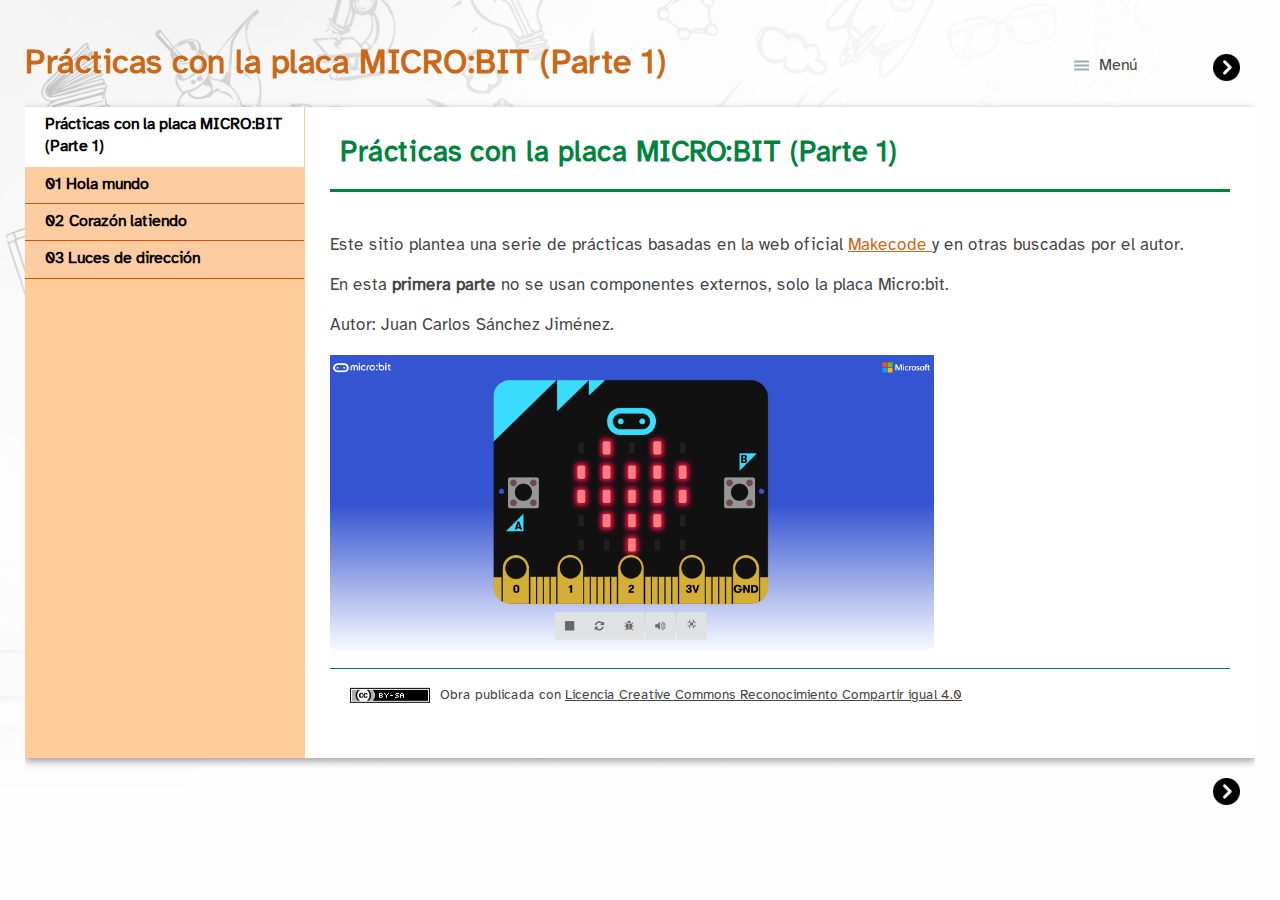
<file: index.html>
<!doctype html>
<html lang="es">
<head>
<link rel="stylesheet" type="text/css" href="base.css" />
<link rel="stylesheet" type="text/css" href="content.css" />
<link rel="stylesheet" type="text/css" href="nav.css" />
<meta http-equiv="content-type" content="text/html;  charset=utf-8" />
<title>Prácticas con la placa MICRO:BIT (Parte 1) </title>
<link rel="shortcut icon" href="favicon.ico" type="image/x-icon" />
<meta name="author" content="JC Sánchez" />
<link rel="license" type="text/html" href="http://creativecommons.org/licenses/by-sa/4.0/" />
<meta name="generator" content="eXeLearning 2.7 - exelearning.net" />
<meta name="description" content="Prácticas con Microbit (Parte 1). Prácticas con Micro:bit sin componentes externos." />
<!--[if lt IE 9]><script type="text/javascript" src="exe_html5.js"></script><![endif]-->
<script type="text/javascript" src="exe_jquery.js"></script>
<script type="text/javascript" src="common_i18n.js"></script>
<script type="text/javascript" src="common.js"></script>
<meta name="viewport" content="width=device-width, initial-scale=1" />
</head>
<body class="exe-web-site" id="exe-node-0"><script type="text/javascript">document.body.className+=" js"</script>
<div id="content">
<p id="skipNav"><a href="#main" class="sr-av">Saltar la navegación</a></p>
<header id="header" ><div id="headerContent">Prácticas con la placa MICRO:BIT (Parte 1)</div></header>
<nav id="siteNav">
<ul>
   <li id="active"><a href="index.html" class="active daddy main-node">Prácticas con la placa MICRO:BIT (Parte 1)</a></li>
   <li><a href="01_hola_mundo.html" class="no-ch">01 Hola mundo</a></li>
   <li><a href="02_corazn_latiendo.html" class="no-ch">02 Corazón latiendo</a></li>
   <li><a href="03_luces_de_direccin.html" class="no-ch">03 Luces de dirección</a></li>
</ul>
</nav>
<div id='topPagination'>
<nav class="pagination noprt">
<a href="01_hola_mundo.html" class="next"><span>Siguiente<span> &raquo;</span></span></a>
</nav>
</div>
<div id="main-wrapper">
<section id="main">
<header id="nodeDecoration"><h1 id="nodeTitle">Prácticas con la placa MICRO:BIT (Parte 1)</h1></header>
<article class="iDevice_wrapper textIdevice" id="id5">
<div class="iDevice emphasis0" >
<div id="ta5_115_2" class="block iDevice_content">
<div class="exe-text"><p>Este sitio plantea una serie de prácticas basadas en la web oficial <a href="https://makecode.microbit.org/">Makecode </a>y en otras buscadas por el autor.</p>
<p>En esta <strong>primera parte</strong> no se usan componentes externos, solo la placa Micro:bit.</p>
<p>Autor: Juan Carlos Sánchez Jiménez.</p>
<p><img src="Microbit.png" alt="Tarjeta Micro:bit" width="604" height="296" style="float: left;" /></p></div>
</div>
</div>
</article>
<div id="packageLicense" class="cc cc-by-sa">
<p><span>Obra publicada con</span> <a rel="license" href="http://creativecommons.org/licenses/by-sa/4.0/">Licencia Creative Commons Reconocimiento Compartir igual 4.0</a></p>
</div>
</section>
</div>
<div id='bottomPagination'>
<nav class="pagination noprt">
<a href="01_hola_mundo.html" class="next"><span>Siguiente<span> &raquo;</span></span></a>
</nav>
</div>
</div>
<script type="text/javascript" src="_escolares_js.js"></script></body></html>
</file>
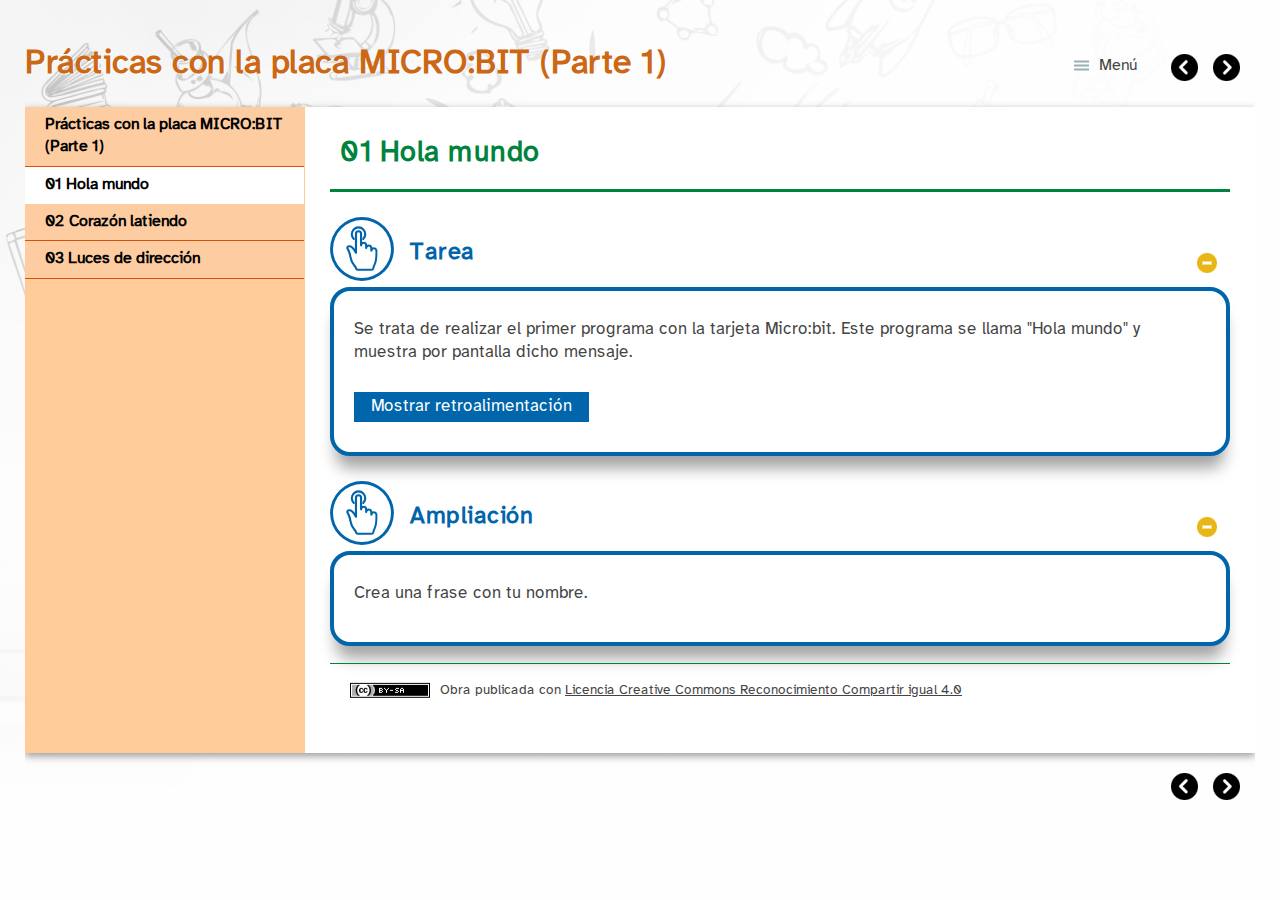
<file: 01_hola_mundo.html>
<!doctype html>
<html lang="es">
<head>
<link rel="stylesheet" type="text/css" href="base.css" />
<link rel="stylesheet" type="text/css" href="content.css" />
<link rel="stylesheet" type="text/css" href="nav.css" />
<meta http-equiv="content-type" content="text/html;  charset=utf-8" />
<title>01 Hola mundo | Prácticas con la placa MICRO:BIT (Parte 1) </title>
<link rel="shortcut icon" href="favicon.ico" type="image/x-icon" />
<meta name="author" content="JC Sánchez" />
<link rel="license" type="text/html" href="http://creativecommons.org/licenses/by-sa/4.0/" />
<meta name="generator" content="eXeLearning 2.7 - exelearning.net" />
<!--[if lt IE 9]><script type="text/javascript" src="exe_html5.js"></script><![endif]-->
<script type="text/javascript" src="exe_jquery.js"></script>
<script type="text/javascript" src="common_i18n.js"></script>
<script type="text/javascript" src="common.js"></script>
<meta name="viewport" content="width=device-width, initial-scale=1" />
</head>
<body class="exe-web-site" id="exe-node-1"><script type="text/javascript">document.body.className+=" js"</script>
<div id="content">
<p id="skipNav"><a href="#main" class="sr-av">Saltar la navegación</a></p>
<header id="header" ><div id="headerContent">Prácticas con la placa MICRO:BIT (Parte 1)</div></header>
<nav id="siteNav">
<ul>
   <li><a href="index.html" class="daddy main-node">Prácticas con la placa MICRO:BIT (Parte 1)</a></li>
   <li id="active"><a href="01_hola_mundo.html" class="active no-ch">01 Hola mundo</a></li>
   <li><a href="02_corazn_latiendo.html" class="no-ch">02 Corazón latiendo</a></li>
   <li><a href="03_luces_de_direccin.html" class="no-ch">03 Luces de dirección</a></li>
</ul>
</nav>
<div id='topPagination'>
<nav class="pagination noprt">
<a href="index.html" class="prev"><span><span>&laquo; </span>Anterior</span></a> <span class="sep">| </span><a href="02_corazn_latiendo.html" class="next"><span>Siguiente<span> &raquo;</span></span></a>
</nav>
</div>
<div id="main-wrapper">
<section id="main">
<header id="nodeDecoration"><h1 id="nodeTitle">01 Hola mundo</h1></header>
<article class="iDevice_wrapper pblIdevice em_iDevice em_iDevice_activity" id="id7">
<div class="iDevice emphasis1" >
<header class="iDevice_header"><h1 class="iDeviceTitle">Tarea</h1></header>
<div class="iDevice_inner">
<div class="iDevice_content_wrapper">
<div id="ta7_117_2" class="block iDevice_content">
<div class="pbl-task-description"><p>Se trata de realizar el primer programa con la tarjeta Micro:bit. Este programa se llama "Hola mundo" y muestra por pantalla dicho mensaje.</p></div><div class="iDevice_buttons feedback-button js-required"><input type="button" class="feedbackbutton" value="Mostrar retroalimentación" /></div><div class="feedback js-feedback js-hidden"><p>Código:</p>
<p><img src="hola_mundo.JPG" width="307" height="155" alt="Código del programa &quot;Hola mundo&quot;" /></p></div>
</div>
</div>
</div>
</div>
</article>
<article class="iDevice_wrapper pblIdevice em_iDevice em_iDevice_activity" id="id14">
<div class="iDevice emphasis1" >
<header class="iDevice_header"><h1 class="iDeviceTitle">Ampliación</h1></header>
<div class="iDevice_inner">
<div class="iDevice_content_wrapper">
<div id="ta14_114_2" class="block iDevice_content">
<div class="pbl-task-description"><p>Crea una frase con tu nombre.</p></div>
</div>
</div>
</div>
</div>
</article>
<div id="packageLicense" class="cc cc-by-sa">
<p><span>Obra publicada con</span> <a rel="license" href="http://creativecommons.org/licenses/by-sa/4.0/">Licencia Creative Commons Reconocimiento Compartir igual 4.0</a></p>
</div>
</section>
</div>
<div id='bottomPagination'>
<nav class="pagination noprt">
<a href="index.html" class="prev"><span><span>&laquo; </span>Anterior</span></a> <span class="sep">| </span><a href="02_corazn_latiendo.html" class="next"><span>Siguiente<span> &raquo;</span></span></a>
</nav>
</div>
</div>
<script type="text/javascript" src="_escolares_js.js"></script></body></html>
</file>
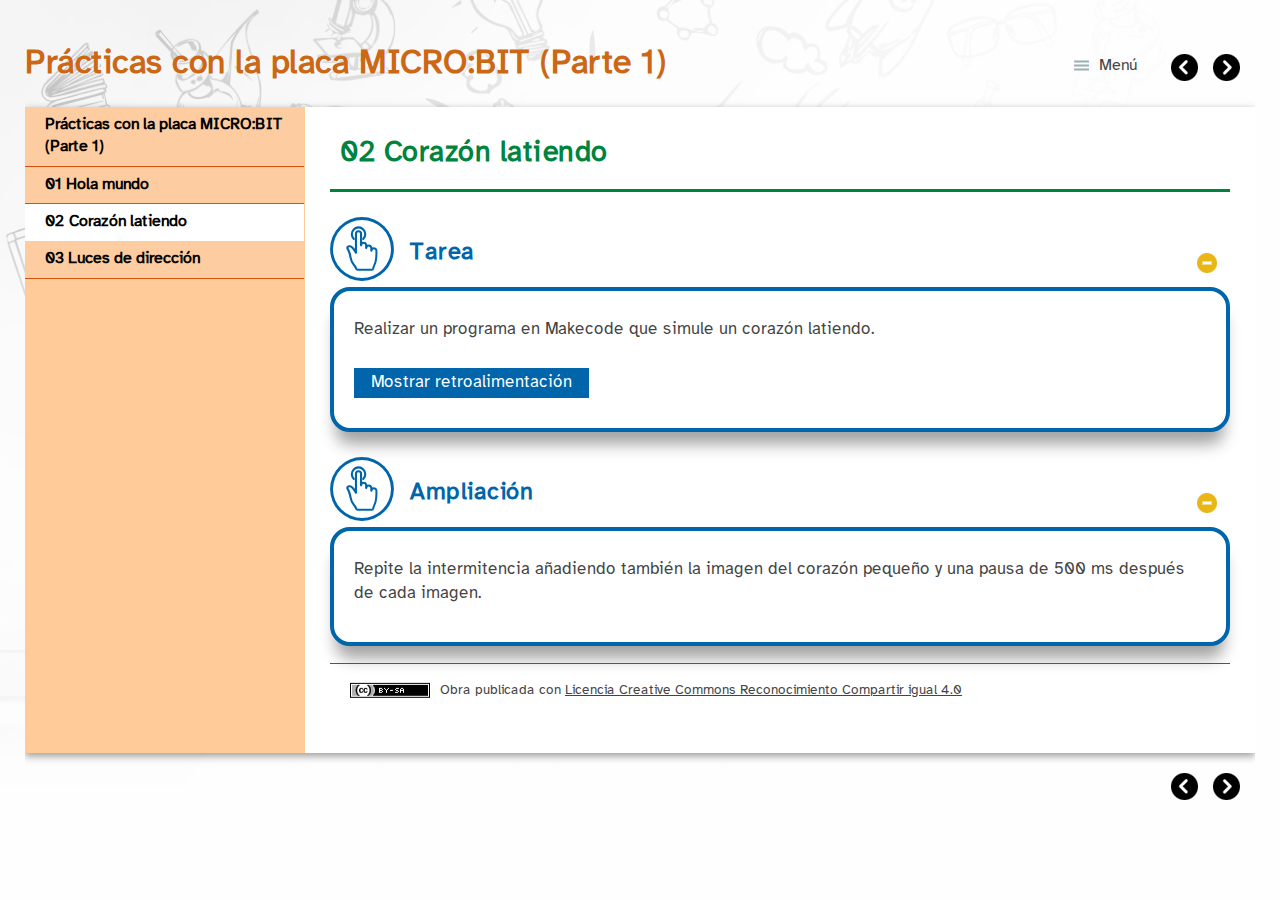
<file: 02_corazn_latiendo.html>
<!doctype html>
<html lang="es">
<head>
<link rel="stylesheet" type="text/css" href="base.css" />
<link rel="stylesheet" type="text/css" href="content.css" />
<link rel="stylesheet" type="text/css" href="nav.css" />
<meta http-equiv="content-type" content="text/html;  charset=utf-8" />
<title>02 Corazón latiendo | Prácticas con la placa MICRO:BIT (Parte 1) </title>
<link rel="shortcut icon" href="favicon.ico" type="image/x-icon" />
<meta name="author" content="JC Sánchez" />
<link rel="license" type="text/html" href="http://creativecommons.org/licenses/by-sa/4.0/" />
<meta name="generator" content="eXeLearning 2.7 - exelearning.net" />
<!--[if lt IE 9]><script type="text/javascript" src="exe_html5.js"></script><![endif]-->
<script type="text/javascript" src="exe_jquery.js"></script>
<script type="text/javascript" src="common_i18n.js"></script>
<script type="text/javascript" src="common.js"></script>
<meta name="viewport" content="width=device-width, initial-scale=1" />
</head>
<body class="exe-web-site" id="exe-node-2"><script type="text/javascript">document.body.className+=" js"</script>
<div id="content">
<p id="skipNav"><a href="#main" class="sr-av">Saltar la navegación</a></p>
<header id="header" ><div id="headerContent">Prácticas con la placa MICRO:BIT (Parte 1)</div></header>
<nav id="siteNav">
<ul>
   <li><a href="index.html" class="daddy main-node">Prácticas con la placa MICRO:BIT (Parte 1)</a></li>
   <li><a href="01_hola_mundo.html" class="no-ch">01 Hola mundo</a></li>
   <li id="active"><a href="02_corazn_latiendo.html" class="active no-ch">02 Corazón latiendo</a></li>
   <li><a href="03_luces_de_direccin.html" class="no-ch">03 Luces de dirección</a></li>
</ul>
</nav>
<div id='topPagination'>
<nav class="pagination noprt">
<a href="01_hola_mundo.html" class="prev"><span><span>&laquo; </span>Anterior</span></a> <span class="sep">| </span><a href="03_luces_de_direccin.html" class="next"><span>Siguiente<span> &raquo;</span></span></a>
</nav>
</div>
<div id="main-wrapper">
<section id="main">
<header id="nodeDecoration"><h1 id="nodeTitle">02 Corazón latiendo</h1></header>
<article class="iDevice_wrapper pblIdevice em_iDevice em_iDevice_activity" id="id8">
<div class="iDevice emphasis1" >
<header class="iDevice_header"><h1 class="iDeviceTitle">Tarea</h1></header>
<div class="iDevice_inner">
<div class="iDevice_content_wrapper">
<div id="ta8_112_2" class="block iDevice_content">
<div class="pbl-task-description"><p>Realizar un programa en Makecode que simule un corazón latiendo.</p></div><div class="iDevice_buttons feedback-button js-required"><input type="button" class="feedbackbutton" value="Mostrar retroalimentación" /></div><div class="feedback js-feedback js-hidden"><p>Código:</p>
<p><img src="coraz_C3_B3n_latiendo.JPG" width="206" height="508" alt="Código de la práctica 2: &quot;Corazón latiendo&quot;" /></p></div>
</div>
</div>
</div>
</div>
</article>
<article class="iDevice_wrapper pblIdevice em_iDevice em_iDevice_activity" id="id15">
<div class="iDevice emphasis1" >
<header class="iDevice_header"><h1 class="iDeviceTitle">Ampliación</h1></header>
<div class="iDevice_inner">
<div class="iDevice_content_wrapper">
<div id="ta15_115_2" class="block iDevice_content">
<div class="pbl-task-description"><p>Repite la intermitencia añadiendo también la imagen del corazón pequeño y una pausa de 500 ms después de cada imagen.</p></div>
</div>
</div>
</div>
</div>
</article>
<div id="packageLicense" class="cc cc-by-sa">
<p><span>Obra publicada con</span> <a rel="license" href="http://creativecommons.org/licenses/by-sa/4.0/">Licencia Creative Commons Reconocimiento Compartir igual 4.0</a></p>
</div>
</section>
</div>
<div id='bottomPagination'>
<nav class="pagination noprt">
<a href="01_hola_mundo.html" class="prev"><span><span>&laquo; </span>Anterior</span></a> <span class="sep">| </span><a href="03_luces_de_direccin.html" class="next"><span>Siguiente<span> &raquo;</span></span></a>
</nav>
</div>
</div>
<script type="text/javascript" src="_escolares_js.js"></script></body></html>
</file>
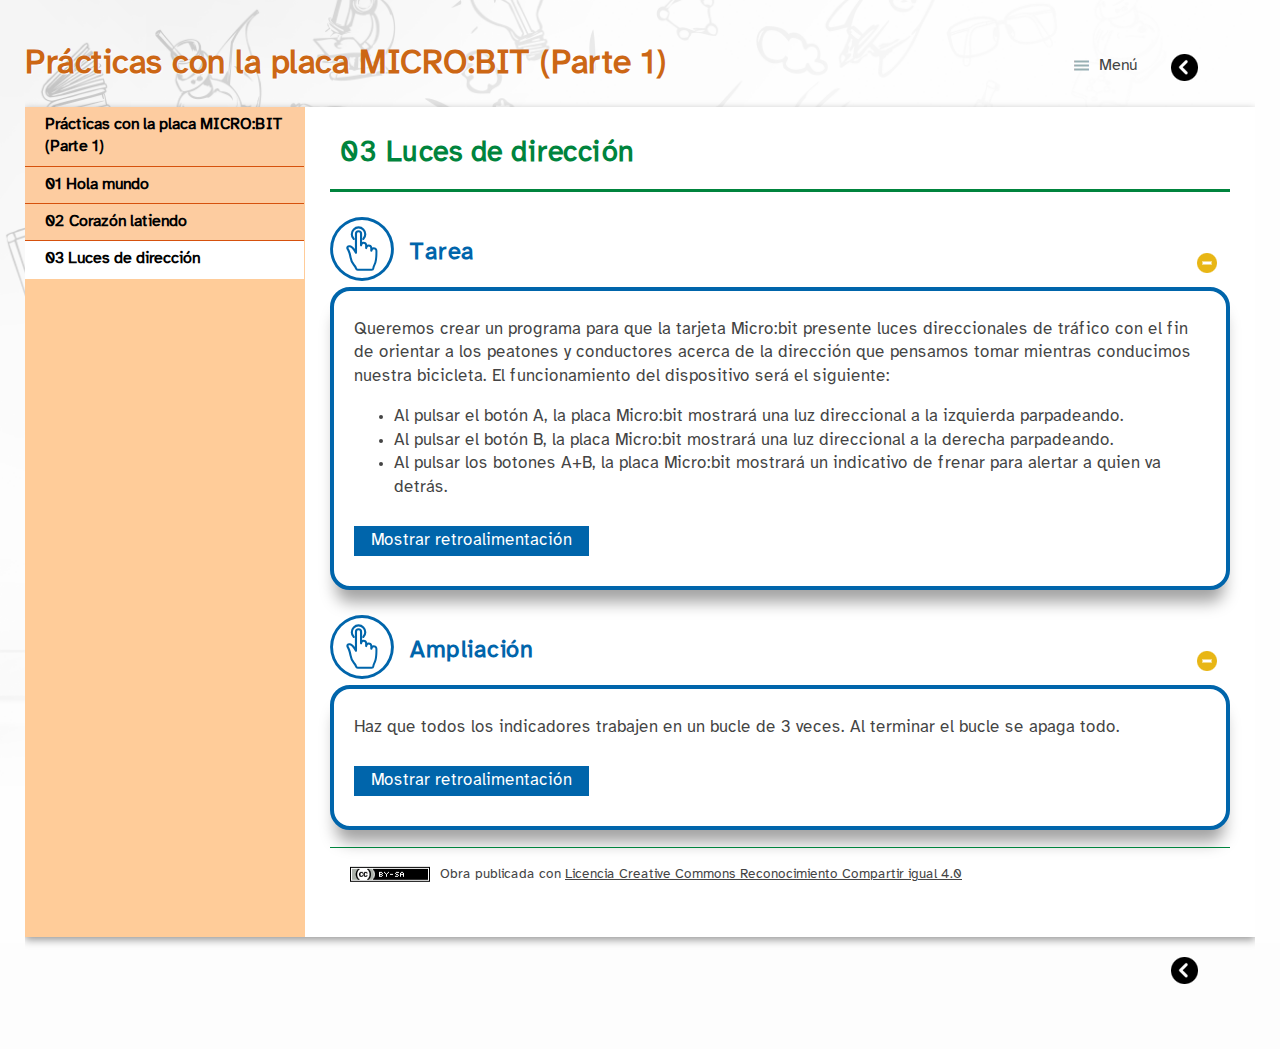
<file: 03_luces_de_direccin.html>
<!doctype html>
<html lang="es">
<head>
<link rel="stylesheet" type="text/css" href="base.css" />
<link rel="stylesheet" type="text/css" href="content.css" />
<link rel="stylesheet" type="text/css" href="nav.css" />
<meta http-equiv="content-type" content="text/html;  charset=utf-8" />
<title>03 Luces de dirección | Prácticas con la placa MICRO:BIT (Parte 1) </title>
<link rel="shortcut icon" href="favicon.ico" type="image/x-icon" />
<meta name="author" content="JC Sánchez" />
<link rel="license" type="text/html" href="http://creativecommons.org/licenses/by-sa/4.0/" />
<meta name="generator" content="eXeLearning 2.7 - exelearning.net" />
<!--[if lt IE 9]><script type="text/javascript" src="exe_html5.js"></script><![endif]-->
<script type="text/javascript" src="exe_jquery.js"></script>
<script type="text/javascript" src="common_i18n.js"></script>
<script type="text/javascript" src="common.js"></script>
<meta name="viewport" content="width=device-width, initial-scale=1" />
</head>
<body class="exe-web-site" id="exe-node-4"><script type="text/javascript">document.body.className+=" js"</script>
<div id="content">
<p id="skipNav"><a href="#main" class="sr-av">Saltar la navegación</a></p>
<header id="header" ><div id="headerContent">Prácticas con la placa MICRO:BIT (Parte 1)</div></header>
<nav id="siteNav">
<ul>
   <li><a href="index.html" class="daddy main-node">Prácticas con la placa MICRO:BIT (Parte 1)</a></li>
   <li><a href="01_hola_mundo.html" class="no-ch">01 Hola mundo</a></li>
   <li><a href="02_corazn_latiendo.html" class="no-ch">02 Corazón latiendo</a></li>
   <li id="active"><a href="03_luces_de_direccin.html" class="active no-ch">03 Luces de dirección</a></li>
</ul>
</nav>
<div id='topPagination'>
<nav class="pagination noprt">
<a href="02_corazn_latiendo.html" class="prev"><span><span>&laquo; </span>Anterior</span></a>
</nav>
</div>
<div id="main-wrapper">
<section id="main">
<header id="nodeDecoration"><h1 id="nodeTitle">03 Luces de dirección</h1></header>
<article class="iDevice_wrapper pblIdevice em_iDevice em_iDevice_activity" id="id13">
<div class="iDevice emphasis1" >
<header class="iDevice_header"><h1 class="iDeviceTitle">Tarea</h1></header>
<div class="iDevice_inner">
<div class="iDevice_content_wrapper">
<div id="ta13_114_2" class="block iDevice_content">
<div class="pbl-task-description"><p>Queremos crear un programa para que la tarjeta Micro:bit presente luces direccionales de tráfico con el fin de orientar a los peatones y conductores acerca de la dirección que pensamos tomar mientras conducimos nuestra bicicleta. El funcionamiento del dispositivo será el siguiente:</p>
<ul>
<li>Al pulsar el botón A, la placa Micro:bit mostrará una luz direccional a la izquierda parpadeando.</li>
<li>Al pulsar el botón B, la placa Micro:bit mostrará una luz direccional a la derecha parpadeando.</li>
<li>Al pulsar los botones A+B, la placa Micro:bit mostrará un indicativo de frenar para alertar a quien va detrás.</li>
</ul></div><div class="iDevice_buttons feedback-button js-required"><input type="button" class="feedbackbutton" value="Mostrar retroalimentación" /></div><div class="feedback js-feedback js-hidden"><p><img src="img0.png" width="912" height="701" alt="Luces de dirección básicas" /></p></div>
</div>
</div>
</div>
</div>
</article>
<article class="iDevice_wrapper pblIdevice em_iDevice em_iDevice_activity" id="id17">
<div class="iDevice emphasis1" >
<header class="iDevice_header"><h1 class="iDeviceTitle">Ampliación</h1></header>
<div class="iDevice_inner">
<div class="iDevice_content_wrapper">
<div id="ta17_116_2" class="block iDevice_content">
<div class="pbl-task-description"><p>Haz que todos los indicadores trabajen en un bucle de 3 veces. Al terminar el bucle se apaga todo.</p></div><div class="iDevice_buttons feedback-button js-required"><input type="button" class="feedbackbutton" value="Mostrar retroalimentación" /></div><div class="feedback js-feedback js-hidden"><p><img src="img0.1.png" alt="Luces de dirección avanzadas." width="912" height="965" /></p></div>
</div>
</div>
</div>
</div>
</article>
<div id="packageLicense" class="cc cc-by-sa">
<p><span>Obra publicada con</span> <a rel="license" href="http://creativecommons.org/licenses/by-sa/4.0/">Licencia Creative Commons Reconocimiento Compartir igual 4.0</a></p>
</div>
</section>
</div>
<div id='bottomPagination'>
<nav class="pagination noprt">
<a href="02_corazn_latiendo.html" class="prev"><span><span>&laquo; </span>Anterior</span></a>
</nav>
</div>
</div>
<script type="text/javascript" src="_escolares_js.js"></script></body></html>
</file>
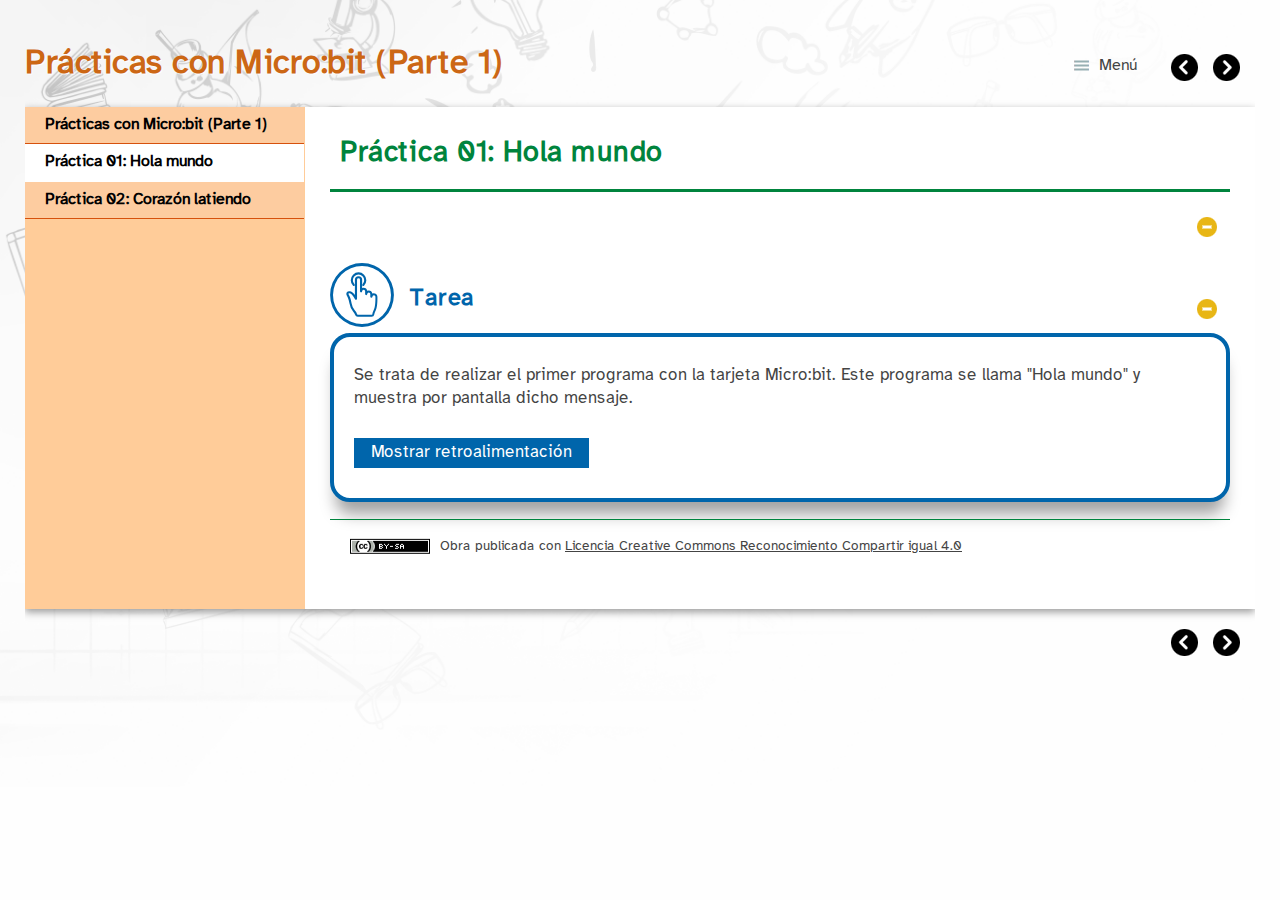
<file: prctica_01_hola_mundo.html>
<!doctype html>
<html lang="es">
<head>
<link rel="stylesheet" type="text/css" href="base.css" />
<link rel="stylesheet" type="text/css" href="content.css" />
<link rel="stylesheet" type="text/css" href="nav.css" />
<meta http-equiv="content-type" content="text/html;  charset=utf-8" />
<title>Práctica 01: Hola mundo | Prácticas con Micro:bit (Parte 1) </title>
<link rel="shortcut icon" href="favicon.ico" type="image/x-icon" />
<meta name="author" content="JC Sánchez" />
<link rel="license" type="text/html" href="http://creativecommons.org/licenses/by-sa/4.0/" />
<meta name="generator" content="eXeLearning 2.6 - exelearning.net" />
<!--[if lt IE 9]><script type="text/javascript" src="exe_html5.js"></script><![endif]-->
<script type="text/javascript" src="exe_jquery.js"></script>
<script type="text/javascript" src="common_i18n.js"></script>
<script type="text/javascript" src="common.js"></script>
<link rel="stylesheet" type="text/css" href="udl-content.css" />
<script type="text/javascript" src="udl-content.js"></script>
<meta name="viewport" content="width=device-width, initial-scale=1" />
</head>
<body class="exe-web-site" id="exe-node-1"><script type="text/javascript">document.body.className+=" js"</script>
<div id="content">
<p id="skipNav"><a href="#main" class="sr-av">Saltar la navegación</a></p>
<header id="header" ><div id="headerContent">Prácticas con Micro:bit (Parte 1)</div></header>
<nav id="siteNav">
<ul>
   <li><a href="index.html" class="daddy main-node">Prácticas con Micro:bit (Parte 1)</a></li>
   <li id="active"><a href="prctica_01_hola_mundo.html" class="active no-ch">Práctica 01: Hola mundo</a></li>
   <li><a href="prctica_02_corazn_latiendo.html" class="no-ch">Práctica 02: Corazón latiendo</a></li>
</ul>
</nav>
<div id='topPagination'>
<nav class="pagination noprt">
<a href="index.html" class="prev"><span><span>&laquo; </span>Anterior</span></a> <span class="sep">| </span><a href="prctica_02_corazn_latiendo.html" class="next"><span>Siguiente<span> &raquo;</span></span></a>
</nav>
</div>
<div id="main-wrapper">
<section id="main">
<header id="nodeDecoration"><h1 id="nodeTitle">Práctica 01: Hola mundo</h1></header>
<article class="iDevice_wrapper UDLcontentIdevice" id="id4">
<div class="iDevice emphasis0" >
<div id="ta4_114_2" class="block iDevice_content">

</div>
</div>
</article>
<article class="iDevice_wrapper pblIdevice em_iDevice em_iDevice_activity" id="id7">
<div class="iDevice emphasis1" >
<header class="iDevice_header"><h1 class="iDeviceTitle">Tarea</h1></header>
<div class="iDevice_inner">
<div class="iDevice_content_wrapper">
<div id="ta7_117_2" class="block iDevice_content">
<div class="pbl-task-description"><p>Se trata de realizar el primer programa con la tarjeta Micro:bit. Este programa se llama "Hola mundo" y muestra por pantalla dicho mensaje.</p></div><div class="iDevice_buttons feedback-button js-required"><input type="button" class="feedbackbutton" value="Mostrar retroalimentación" /></div><div class="feedback js-feedback js-hidden"><p>Código:</p>
<p><img src="hola_mundo.JPG" width="307" height="155" alt="Código del programa &quot;Hola mundo&quot;" /></p></div>
</div>
</div>
</div>
</div>
</article>
<div id="packageLicense" class="cc cc-by-sa">
<p><span>Obra publicada con</span> <a rel="license" href="http://creativecommons.org/licenses/by-sa/4.0/">Licencia Creative Commons Reconocimiento Compartir igual 4.0</a></p>
</div>
</section>
</div>
<div id='bottomPagination'>
<nav class="pagination noprt">
<a href="index.html" class="prev"><span><span>&laquo; </span>Anterior</span></a> <span class="sep">| </span><a href="prctica_02_corazn_latiendo.html" class="next"><span>Siguiente<span> &raquo;</span></span></a>
</nav>
</div>
</div>
<script type="text/javascript" src="_escolares_js.js"></script></body></html>
</file>
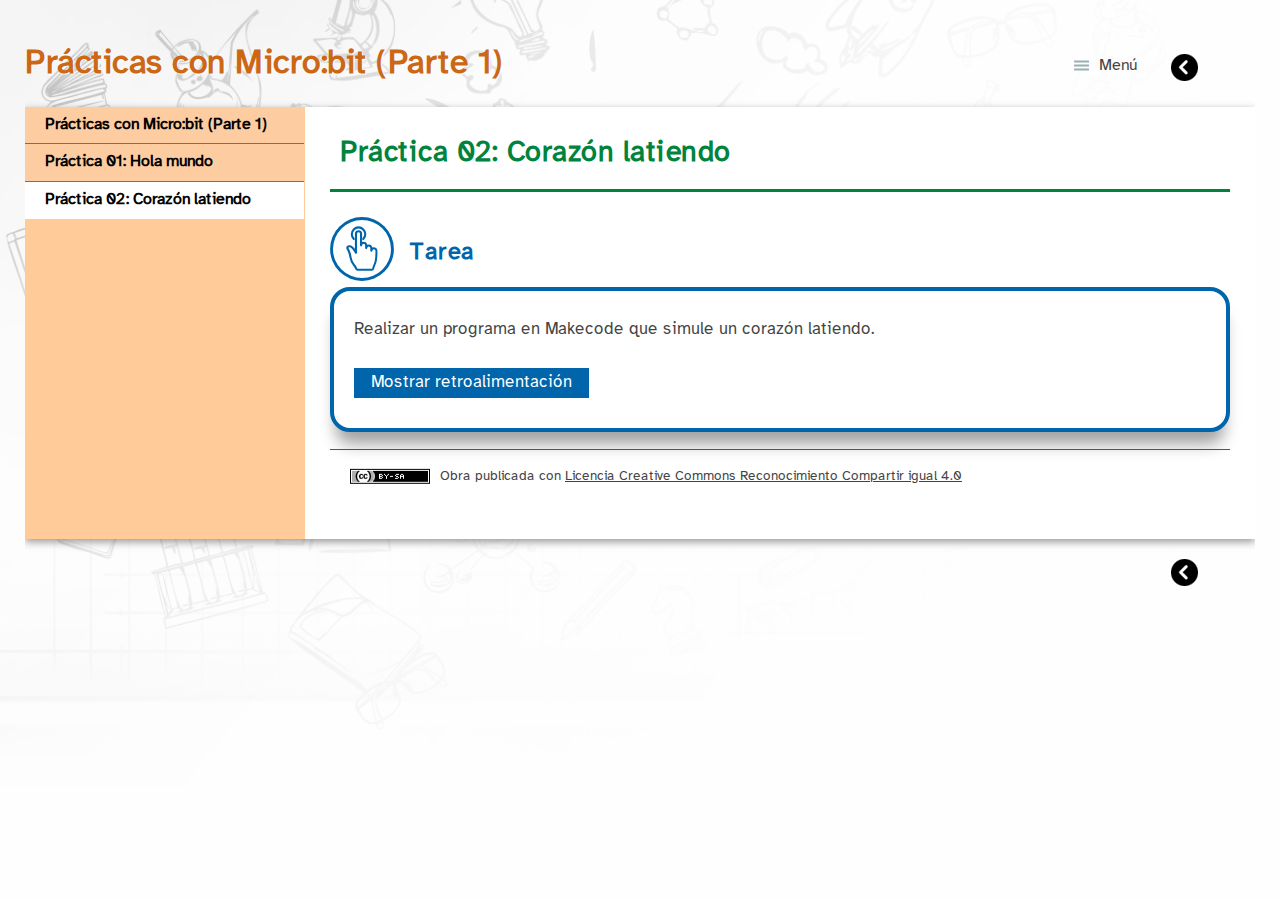
<file: prctica_02_corazn_latiendo.html>
<!doctype html>
<html lang="es">
<head>
<link rel="stylesheet" type="text/css" href="base.css" />
<link rel="stylesheet" type="text/css" href="content.css" />
<link rel="stylesheet" type="text/css" href="nav.css" />
<meta http-equiv="content-type" content="text/html;  charset=utf-8" />
<title>Práctica 02: Corazón latiendo | Prácticas con Micro:bit (Parte 1) </title>
<link rel="shortcut icon" href="favicon.ico" type="image/x-icon" />
<meta name="author" content="JC Sánchez" />
<link rel="license" type="text/html" href="http://creativecommons.org/licenses/by-sa/4.0/" />
<meta name="generator" content="eXeLearning 2.6 - exelearning.net" />
<!--[if lt IE 9]><script type="text/javascript" src="exe_html5.js"></script><![endif]-->
<script type="text/javascript" src="exe_jquery.js"></script>
<script type="text/javascript" src="common_i18n.js"></script>
<script type="text/javascript" src="common.js"></script>
<meta name="viewport" content="width=device-width, initial-scale=1" />
</head>
<body class="exe-web-site" id="exe-node-2"><script type="text/javascript">document.body.className+=" js"</script>
<div id="content">
<p id="skipNav"><a href="#main" class="sr-av">Saltar la navegación</a></p>
<header id="header" ><div id="headerContent">Prácticas con Micro:bit (Parte 1)</div></header>
<nav id="siteNav">
<ul>
   <li><a href="index.html" class="daddy main-node">Prácticas con Micro:bit (Parte 1)</a></li>
   <li><a href="prctica_01_hola_mundo.html" class="no-ch">Práctica 01: Hola mundo</a></li>
   <li id="active"><a href="prctica_02_corazn_latiendo.html" class="active no-ch">Práctica 02: Corazón latiendo</a></li>
</ul>
</nav>
<div id='topPagination'>
<nav class="pagination noprt">
<a href="prctica_01_hola_mundo.html" class="prev"><span><span>&laquo; </span>Anterior</span></a>
</nav>
</div>
<div id="main-wrapper">
<section id="main">
<header id="nodeDecoration"><h1 id="nodeTitle">Práctica 02: Corazón latiendo</h1></header>
<article class="iDevice_wrapper pblIdevice em_iDevice em_iDevice_activity" id="id8">
<div class="iDevice emphasis1" >
<header class="iDevice_header"><h1 class="iDeviceTitle">Tarea</h1></header>
<div class="iDevice_inner">
<div class="iDevice_content_wrapper">
<div id="ta8_112_2" class="block iDevice_content">
<div class="pbl-task-description"><p>Realizar un programa en Makecode que simule un corazón latiendo.</p></div><div class="iDevice_buttons feedback-button js-required"><input type="button" class="feedbackbutton" value="Mostrar retroalimentación" /></div><div class="feedback js-feedback js-hidden"><p>Código:</p>
<p><img src="coraz_C3_B3n_latiendo.JPG" width="206" height="508" alt="Código de la práctica 2: &quot;Corazón latiendo&quot;" /></p></div>
</div>
</div>
</div>
</div>
</article>
<div id="packageLicense" class="cc cc-by-sa">
<p><span>Obra publicada con</span> <a rel="license" href="http://creativecommons.org/licenses/by-sa/4.0/">Licencia Creative Commons Reconocimiento Compartir igual 4.0</a></p>
</div>
</section>
</div>
<div id='bottomPagination'>
<nav class="pagination noprt">
<a href="prctica_01_hola_mundo.html" class="prev"><span><span>&laquo; </span>Anterior</span></a>
</nav>
</div>
</div>
<script type="text/javascript" src="_escolares_js.js"></script></body></html>
</file>
<file: base.css>
/*
eXe
Copyright 2004-2006, University of Auckland
Copyright 2004-2007 eXe Project, New Zealand Tertiary Education Commission
base style sheet for all themes
*/
body{margin:0;padding:0 10px 10px 10px;font-family:arial,verdana,helvetica,sans-serif;font-size:.8em}#header{text-align:left;height:50px;padding-left:20px;font-size:2.2em;font-weight:bold}a{text-decoration:none}a:hover,a:focus{text-decoration:underline}img.submit,img.help,img.info,img.gallery{border:0}li{list-style-position:inside}#nodeDecoration{padding:.1em;border-bottom:0;text-align:right}.block,.feedback{display:block;padding-top:.25em;padding-bottom:.25em}.feedback{font-family:times,serif;font-size:120%}.feedback-button p{margin:0}.emphasis0{padding-left:0;margin:0}.iDeviceTitle{font-weight:bold;position:relative;top:-18px}input.feedbackbutton{margin-top:10px;margin-bottom:10px}.popupDiv{background-color:#EDEFF0;border:2px solid #607489;padding:0 4px 4px 4px;margin-left:15px;text-align:left;z-index:99;border-radius:3px}.popupDivLabel{text-align:center;font:message-box;font-weight:bold;color:#fff;cursor:move;margin:0 -4px;background-image:url(popup_bg.gif)}@media print{.feedback{display:block!important}.feedback.iDevice_solution a{text-decoration:none;color:inherit}.iDevice_solution li span{display:none}div.node,article.node{page-break-after:always}.external-iframe{display:none}.external-iframe-src{display:block!important;margin:2em 0;font-size:.95em;text-align:center}}.external-iframe{border:0}.iDevice a,#siteFooter a,#packageLicense a,.toggle-idevice a{text-decoration:underline}.iDevice a:hover,#siteFooter a:hover,#packageLicense a:hover,.toggle-idevice a:hover{text-decoration:none}.pre-code{background:#112C4A;color:#E7ECF1;font-family:Monaco,Courier,monospace;border-radius:9px;font-size:12px;margin:2em 1em;overflow:auto;padding:20px}.iDevice_content{position:relative;max-width:100%}.exe-epub3 .iDevice_content{position:static}.iDevice_header{background-position:0 50%;background-repeat:no-repeat}.iDevice_header.iDevice_header_noIcon{background-image:none;padding:5px 0}.TrueFalseIdevice label{white-space:nowrap;margin-right:1em;line-height:1.7em}.exe-dl{margin-bottom:2em;margin-left:1.5em}.exe-dl dt{font-weight:bold}.exe-dl dd{margin:1em 1.5em}.js .exe-dl dt{margin:1.2em 0 0 0}.exe-dl dt a{text-decoration:underline}.exe-dl .icon,.exe-dl-toggler a{display:block;width:20px;height:20px;font-size:1.2em;margin-right:1em;line-height:20px;text-align:center;float:left;border-radius:2px;position:relative}.exe-dl-toggler{height:20px;margin:1.5em}.exe-dl-toggler a{margin-left:0;font-weight:bold}.js .exe-dl dd{display:none;padding-left:0;margin:1em 1em 1em 37px}.exe-math{margin:2em 0}.exe-math,.MathJax_Display{text-align:left!important}.exe-math.position-center,.position-center .MathJax_Display,[style*="text-align: center"] .MathJax_Display{text-align:center!important}.exe-math.position-right,.position-right .MathJax_Display,[style*="text-align: right"] .MathJax_Display{text-align:right!important}.js .show-image .exe-math-code,.js .show-code .exe-math-img{display:none}.exe-math-links{font-size:.85em}.exe-figure{margin:2em 0;max-width:100%}.position-center{margin:2em auto}.position-right{margin:2em 0 2em auto}.float-left{float:left;margin:.5em 1.5em 1em 0}.float-right{float:right;margin:.5em 0 1em 2em}.figcaption{padding-top:.2em}.figcaption.header{padding-top:0;padding-bottom:.2em}.exe-layout-2-cols,.exe-layout-3-cols{width:100%}.exe-layout-2-cols .exe-col{float:left;width:49%}.exe-layout-2-cols .exe-col-1{padding-right:1%}.exe-layout-2-cols .exe-col-2{padding-left:1%}.exe-layout-2-30-70 .exe-col{width:69%}.exe-layout-2-30-70 .exe-col-1{width:29%}.exe-layout-2-70-30 .exe-col{width:29%}.exe-layout-2-70-30 .exe-col-1{width:69%}.exe-layout-3-cols .exe-col{float:left;width:32%}.exe-layout-3-cols .exe-col-1,.exe-layout-3-cols .exe-col-2{padding-right:2%}.exe-block-warning{background:#FCF8E3;color:#796034;border:1px solid #FAEBCC;padding:0 1em;border-radius:4px}p.exe-block-warning{padding:1em}.exe-block-alert{background:#ffc;color:#855000;border:1px solid #FFF099;padding:0 1em;border-radius:4px}p.exe-block-alert{padding:1em}.exe-block-danger{background:#FEF0EF;color:#973C3B;border:1px solid #F3DADD;padding:0 1em;border-radius:4px}p.exe-block-danger{padding:1em}.exe-block-info{background:#E1F1F9;color:#2B627D;border:1px solid #C9EDF4;padding:0 1em;border-radius:4px}p.exe-block-info{padding:1em}.exe-block-success{background:#E5F3E0;color:#336634;border:1px solid #DEEDD1;padding:0 1em;border-radius:4px}p.exe-block-success{padding:1em}.exe-block-warning a{color:#4F360A}.exe-block-alert a{color:#5B2600}.exe-block-danger a{color:#6D1211}.exe-block-info a{color:#063853}.exe-block-success a{color:#093C0A}div.exe-block-warning,div.exe-block-alert,div.exe-block-danger,div.exe-block-info,div.exe-block-success{margin:1em 0}.js a.exe-enlarge{position:relative;display:block}.exe-enlarge-icon{display:none;width:30px;height:30px;position:absolute;top:50%;left:50%;margin:-15px 0 0 -15px;border-radius:15px;background:#333;z-index:10;box-shadow:0 0 7px 0 #DDD}.exe-enlarge-icon b{width:30px;height:30px;line-height:30px;text-align:center;display:block;font-size:1.3em;color:#FFF}.exe-enlarge-icon b:before{content:"+"}.js a.exe-enlarge:hover img,.js a.exe-enlarge:focus img{opacity:.7;filter:alpha(opacity=70)}a.exe-enlarge:hover .exe-enlarge-icon,a.exe-enlarge:focus .exe-enlarge-icon{display:block;*display:none}.exe-clear{overflow:auto}.toggle-idevice,.exe-hidden,.js-required,.js .js-hidden,.exe-mindmap-code{display:none}.js .js-required{display:block}#packageLicense{text-align:center}.js #main .iDevice_hint_title{font-size:1em;margin-top:0;font-weight:normal;*margin-top:1em}.iDevice_hint{margin-bottom:1.5em}.iDevice_hint_title a{background-repeat:no-repeat;background-position:0 50%;padding-left:23px;text-decoration:none}.iDevice_hint_content{padding:0 23px}.iDevice_answer{overflow:hidden;*margin:1.5em 0}.iDevice_answer{overflow:hidden}.iDevice_answer p{margin-top:0}.iDevice_answer-field{width:2.5em;float:left}.js .iDevice_answer-content,.js .iDevice_answer-feedback{padding-left:2.5em}.hidden-idevice .image_text{display:none}abbr[title],acronym[title]{text-decoration:none;border-bottom:1px dotted}.pagination.page-counter{text-align:center}.pagination.noprt .sep{display:none}.pagination.noprt .page-counter{margin-right:20px}#topPagination .page-counter{margin-left:20px;margin-right:0}#skipNav{margin:0;position:absolute;width:100%}.sr-av,.js .js-sr-av,#skipNav a,.exe-hidden-accessible,.js .exe-tooltip-text{position:absolute;overflow:hidden;clip:rect(0 0 0 0);clip:rect(0,0,0,0);height:0}#skipNav a{background:#333;color:#fff;padding:.4em .85em}#skipNav a:active,#skipNav a:focus{position:static;overflow:visible;clip:auto;height:auto}.exe-table{background:#fff;margin:2em auto;max-width:100%;border:1px solid #CCC;border-collapse:collapse;border-spacing:0}.exe-table caption{padding:.5em 0;text-align:center;font-style:italic}.exe-table td,.exe-table th{border:1px solid #CCC;margin:0;padding:.5em 1em}.exe-table thead{background:#ddd;color:#000;text-align:left}.exe-table tr:nth-child(2n-1) td,.exe-table tbody tr:nth-child(2n-1) th{background:#F4F4F4}.exe-table tbody tr:nth-child(2n) th{background:#F4F4F4}.exe-table tbody tr:nth-child(2n-1) th{background:#E4E4E4}.exe-table thead+tbody tr:nth-child(2n) th{background:#fff}.exe-table thead+tbody tr:nth-child(2n-1) th{background:#F4F4F4}.exe-table-minimalist{background:#fff;margin:2em auto;border-collapse:collapse}.exe-table-minimalist thead th{color:#000;padding:.6em 1.5em .6em .8em;border-bottom:2px solid #CCC;text-align:left}.exe-table-minimalist td,.exe-table-minimalist tbody th{border-bottom:1px solid #ccc;color:#555;padding:.5em 1.5em .5em .8em}.exe-table-minimalist tbody tr:hover td,.exe-table-minimalist tbody tr:hover th{color:#222}.exe-table-minimalist tr:nth-child(2n-1) td,.exe-table-minimalist tbody tr:nth-child(2n-1) th{background:#F9F9F9}.exe-table-minimalist caption{text-align:center;font-style:italic;border-bottom:2px solid #CCC;padding:.6em 0}body .qtip{font-size:.85em;line-height:1.5em}.qtip .exe-tooltip-text{position:relative;overflow:auto;clip:auto;height:auto}ol.auto-numbered{counter-reset:item}.auto-numbered ol{counter-reset:item}.auto-numbered li{display:block}.auto-numbered li:before{content:counters(item,".") ".- ";counter-increment:item}.exe-quote-cite cite{display:block;text-align:right;margin-top:-.5em}.exe-link-data{font-size:.8em;margin:0 .2em}.exe-link-data abbr{cursor:help}.styled-qc{font-family:Georgia,serif;font-style:italic;margin:1.5em 2.5em;padding:.25em 3.5em;position:relative}.styled-qc:before{display:block;content:"\201C";font-size:5em;position:absolute;left:0;top:-20px}.js .pbl-task-info{visibility:hidden}.pbl-task-info dt{float:left;font-weight:bold;margin-right:.5em}.pbl-task-info{overflow:hidden;margin:1em 0 1.5em 20px;width:auto;float:right;text-align:right}.pbl-task-info dt{margin:0;float:left;clear:left;width:150px}.pbl-task-info dd{margin:0 0 0 150px;text-align:left;padding-left:.5em}.pbl-task-info dd:after{content:'';display:block;clear:both}.pbl-task-description{clear:both}iframe,object,embed{max-width:100%}img,video{max-width:100%;height:auto}@media all and (max-width:992px){.exe-layout-3-cols .exe-col{float:none;width:100%;padding:0}.exe-layout-3-cols .exe-col .exe-figure{margin:2em auto}}@media all and (max-width:780px){.styled-qc{margin:1.5em .5em}.exe-layout-2-cols .exe-col{float:none;width:100%;padding:0}.exe-layout-2-cols .exe-col .exe-figure{margin:2em auto}}#exe-client-search-form{text-align:right;margin-bottom:2em}#exe-client-search-form p{margin:0}#exe-client-search-text{border:1px solid #ddd;padding:5px 10px;width:250px;max-width:60%}#exe-client-search-submit{border:1px solid #ddd;padding:5px 10px;background:#ddd;margin-left:-.4em;color:#333}.exe-client-search-results #nodeTitle,.exe-client-search-results .iDevice_wrapper,#exe-client-search-results,#exe-client-search-reset{display:none}.exe-client-search-results #exe-client-search-results{display:block}.exe-client-search-results #exe-client-search-reset{display:inline;line-height:2em}#exe-client-search-results p{margin-top:1.5em}#exe-client-search-results ul{margin:1.5em 1.5em 3em 1.5em;padding:0;list-style:none}#main #exe-client-search-results li{list-style-image:none;margin-bottom:1.5em}#exe-client-search-results a{font-size:1.15em}.exe-client-search-result{background:yellow}.exe-client-search-read-more{font-size:.7em;margin-left:.2em}#exe-client-search-reset{margin-left:.5em}@media all and (max-width:700px){#exe-client-search-form{text-align:center}}@media all and (max-width:600px){.exe-client-search-results #exe-client-search-reset{display:block;margin:1em 0 0 0}}
</file>
<file: content.css>
/* vietnamese */
@font-face{font-family:'Atkinson Hyperlegible';font-style:normal;font-weight:300;src:local('Atkinson Hyperlegible'),local('EncodeSans-Light'),url(Atkinson-Hyperlegible-Regular-102a.woff2) format('woff2');unicode-range:U+0102-0103,U+0110-0111,U+1EA0-1EF9,U+20AB}
/* latin-ext */
@font-face{font-family:'Atkinson Hyperlegible';font-style:normal;font-weight:300;src:local('Atkinson Hyperlegible'),local('EncodeSans-Light'),url(Atkinson-Hyperlegible-Regular-102a.woff2) format('woff2');unicode-range:U+0100-024F,U+0259,U+1E00-1EFF,U+2020,U+20A0-20AB,U+20AD-20CF,U+2113,U+2C60-2C7F,U+A720-A7FF}
/* latin */
@font-face{font-family:'Atkinson Hyperlegible';font-style:normal;font-weight:300;src:local('Atkinson Hyperlegible'),local('EncodeSans-Light'),url(Atkinson-Hyperlegible-Regular-102a.woff2) format('woff2');unicode-range:U+0000-00FF,U+0131,U+0152-0153,U+02BB-02BC,U+02C6,U+02DA,U+02DC,U+2000-206F,U+2074,U+20AC,U+2122,U+2191,U+2193,U+2212,U+2215,U+FEFF,U+FFFD}
html,body{min-height:100%}
html{padding:0}
body{font:1.05em/1.4 "Atkinson Hyperlegible",Arial,Helvetica,sans-serif;padding:20px;margin:0;text-align:left;color:#444;background:#fff}
input,select,textarea,.feedback{font-family:"Atkinson Hyperlegible",​Arial,Helvetica,sans-serif;font-size:1em}
.pre-code,.highlighted-code{font-family:"Atkinson Hyperlegible",​Arial,Helvetica,sans-serif;font-size:.9em;border-radius:0}
a{color:#cc6715}
/* Header is also in single page */
header#header #headerContent h1{color:#cc6715;border:none;margin-right:75px}
#header h1{margin:0;font-size:1em;color:#00843D}
#emptyHeader,#nodeDecoration{height:auto;font-size:1em;text-align:left;letter-spacing:.5px;padding:16px 25px 16px 10px;border-bottom:3px solid #00843D;margin-bottom:0;background:url(_escolares_logo.png) no-repeat 100% 50%}
#header{height:auto;font-size:1em;text-align:left;letter-spacing:.5px;padding:16px 25px 16px 0px;border:none;margin-bottom:0;background:url(_escolares_logo.png) no-repeat 100% 50%}
.exe-single-page #header{font-size:1.55em}
#nodeTitle{font-size:1.55em;margin:0;color:#00843D;padding-right:60px}
#header h1,#nodeTitle{text-shadow:0 0 8px rgba(255,255,255,.6),0 0 5px rgba(255,255,255,.6),0 0 2px rgba(255,255,255,.9)}
#exe-node-0 header.nodeDecoration h1.nodeTitle{color:#fff;background-color:#00843d;padding:5px 5px 5px 15px;margin:5px 0 0 0 !important;border:none!important}
h1#nodeTitle{margin-right:30px}
/* Safe long titles in SCORM */
@media (max-width:420px){
	#header{font-size:21px}
	h1#nodeTitle{margin-right:80px;line-height:1.1em;font-size:21px}
	body .iDeviceTitle{font-size:20px}
	body .iDevice_header .toggle-idevice{position:absolute;right:13px;bottom:48px;margin:0}
}
/* .nodeTitle in single page */
.nodeTitle{padding:5px 0;border-bottom:2px solid #00843D;margin:5px 5px 5px 0;color:#00843D;letter-spacing:.5px;font-size:1.5em;padding-right:60px}
h1{font-size:1.5em;color:#444;letter-spacing:.5px;font-weight:bold}
h2{font-size:1.4em;color:#444;letter-spacing:.5px;font-weight:bold}
h3{font-size:1.35em;color:#444;letter-spacing:.5px;font-weight:bold}
h4{font-size:1.2em;font-weight:bold;color:#444}
h5{font-size:1.1em;font-weight:bold;color:#444}
h6{font-size:1em;font-weight:bold;color:#444}
p{margin:1em 0}
ol,ul{color:#444}
#main{height:auto!important;height:300px;min-height:300px;padding-top:10px}
#main h4{font-size:1.2em}
#main h5{font-size:1.1em}
#main h6{font-size:1em}
.iDevice{margin:25px 0 1em 0}
/* Modals */
#pp_full_res .pp_title{color:#00843D;margin:0;padding:1em 0 .25em 0}
#pp_full_res .pp_inline p{color:#444}
/* SCORM navigation */
.previousnext a.previouslink,
section.previousnext{display:none}

/* Blue iDevices (default) */

/* iDevice title */
.iDeviceTitle{font-size:1.4em;display:inline;font-weight:normal;vertical-align:middle;top:15px;color:#2E2E2E;letter-spacing:.5px;font-weight:bold}
/* iDevice content */
.iDevice_content{overflow:auto;text-align:left}
/*.iDevice_inner*/
.iDevice_inner{padding:10px 20px 20px 20px;background:#fff;box-shadow:0px 18px 16px -6px rgba(0,0,0,0.37);border-radius:20px;border:4px solid #0065AB}
.iDeviceTitle{color:#0065AB}
/* iDevice icons */
.iDevice_header{background:url(icon_udl_exp_interactivo.svg) no-repeat 0 50%;padding:5px 0 5px 80px;position:relative;min-height:60px}
.iDevice .iDevice_header.iDevice_header_noIcon{padding:0 0 0 10px;background-image:none}
/* Buttons */
.feedbackbutton,.feedback-button input,.iDevice_buttons input{text-decoration:none;background-color:#0065ab;padding:.3em 1em;color:#fff;transition:background-color 0.4s ease-in-out;display:inline-block;border:none;cursor:pointer}
.feedbackbutton:hover,.feedback-button input:hover,.iDevice_buttons input:hover{background-color:#004b80}

.emphasis0 .feedbackbutton,.emphasis0 .feedback-button input,.emphasis0 .iDevice_buttons input{background-color:#CC6715}
.emphasis0 .feedbackbutton:hover,.emphasis0 .feedback-button input:hover,.emphasis0 .iDevice_buttons input:hover{background-color:#9D4C0A}

.activityIdevice .iDevice_header{background-image:url(icon_udl_exp_actividad.svg)}
.readingIdevice .iDevice_header{background-image:url(icon_udl_exp_lee.svg)}

.iDevice_wrapper[class*='em_iDevice_udl_exp'] .exe-table,
.UDLcontentIdevice-exp .exe-table{border-color:#0065ab}
.iDevice_wrapper[class*='em_iDevice_udl_exp'] .exe-table td,.iDevice_wrapper[class*='em_iDevice_udl_exp'] .exe-table th,
.UDLcontentIdevice-exp .exe-table td,.UDLcontentIdevice-exp .exe-table th{border-color:#0065ab}
.iDevice_wrapper[class*='em_iDevice_udl_exp'] .exe-table thead,
.UDLcontentIdevice-exp .exe-table thead{background:#005088;color:#FFF}

/* Green iDevices */
.iDevice_wrapper[class*='em_iDevice_udl_eng'] .iDeviceTitle,
.objectivesIdevice .iDeviceTitle,
.download-packageIdevice .iDeviceTitle,
.RssIdevice .iDeviceTitle,
.RubricIdevice .iDeviceTitle,
.OrientacionesalumnadofpdIdevice .iDeviceTitle,
.OrientacionestutoriafpdIdevice .iDeviceTitle,
.UDLcontentIdevice-eng .iDeviceTitle{color:#499113}

.iDevice_wrapper[class*='em_iDevice_udl_eng'] .iDevice_inner,
.objectivesIdevice .iDevice_inner,
.download-packageIdevice .iDevice_inner,
.RssIdevice .iDevice_inner,
.RubricIdevice .iDevice_inner,
.OrientacionesalumnadofpdIdevice .iDevice_inner,
.OrientacionestutoriafpdIdevice .iDevice_inner,
.UDLcontentIdevice-eng .iDevice_inner{border-color:#499113}

.objectivesIdevice .iDevice_header{background-image:url(icon_udl_eng_objetivos.svg)}
.download-packageIdevice .iDevice_header{background-image:url(icon_udl_eng_descarga.svg);padding-left:95px}
.RssIdevice .iDevice_header{background-image:url(icon_udl_eng_rss.svg)}
.RubricIdevice .iDevice_header{background-image:url(icon_udl_eng_rubrica.svg)}
.OrientacionesalumnadofpdIdevice .iDevice_header,
.OrientacionestutoriafpdIdevice .iDevice_header{background-image:url(icon_udl_eng_rubrica.svg)}

.iDevice_wrapper[class*='em_iDevice_udl_eng'] .exe-table,
.UDLcontentIdevice-eng .exe-table{background:#fff;border-color:#549b0d}
.iDevice_wrapper[class*='em_iDevice_udl_eng'] .exe-table td,.iDevice_wrapper[class*='em_iDevice_udl_eng'] .exe-table th,
.UDLcontentIdevice-eng .exe-table td,.UDLcontentIdevice-eng .exe-table th{border-color:#549b0d}
.iDevice_wrapper[class*='em_iDevice_udl_eng'] .exe-table thead,
.UDLcontentIdevice-eng .exe-table thead{background:#437c0a;color:#FFF}

.em_iDevice_udl_eng_like .feedbackbutton,.em_iDevice_udl_eng_like .feedback-button input,.em_iDevice_udl_eng_like .iDevice_buttons input,
.UDLcontentIdevice-eng .feedbackbutton,.UDLcontentIdevice-eng .feedback-button input,.UDLcontentIdevice-eng .iDevice_buttons input{background-color:#499113}
.em_iDevice_udl_eng_like .feedbackbutton:hover,.em_iDevice_udl_eng_like .feedback-button input:hover,.em_iDevice_udl_eng_like .iDevice_buttons input:hover,
.UDLcontentIdevice-eng .feedbackbutton:hover,.UDLcontentIdevice-eng .feedback-button input:hover,.UDLcontentIdevice-eng .iDevice_buttons input:hover{background-color:#366c0e}

/* Purple iDevices */
.iDevice_wrapper[class*='em_iDevice_udl_rep'] .iDeviceTitle,
.GalleryIdevice .iDeviceTitle,
.FileAttachIdeviceInc .iDeviceTitle,
.CasopracticofpdIdevice .iDeviceTitle,
.CasestudyIdevice .iDeviceTitle,
.CitasparapensarfpdIdevice .iDeviceTitle,
.ReflectionfpdIdevice .iDeviceTitle,
.ReflectionfpdmodifIdevice .iDeviceTitle,
.ReflectionIdevice .iDeviceTitle,
.EjercicioresueltofpdIdevice .iDeviceTitle,
.ParasabermasfpdIdevice .iDeviceTitle,
.RecomendacionfpdIdevice .iDeviceTitle,
.DebesconocerfpdIdevice .iDeviceTitle,
.preknowledgeIdevice .iDeviceTitle,
.WikipediaIdevice .iDeviceTitle,
.UDLcontentIdevice-rep .iDeviceTitle{color:#A25AC4}

.iDevice_wrapper[class*='em_iDevice_udl_rep'] .iDevice_inner,
.GalleryIdevice .iDevice_inner,
.FileAttachIdeviceInc .iDevice_inner,
.CasopracticofpdIdevice .iDevice_inner,
.CasestudyIdevice .iDevice_inner,
.CitasparapensarfpdIdevice .iDevice_inner,
.ReflectionfpdIdevice .iDevice_inner,
.ReflectionfpdmodifIdevice .iDevice_inner,
.ReflectionIdevice .iDevice_inner,
.EjercicioresueltofpdIdevice .iDevice_inner,
.ParasabermasfpdIdevice .iDevice_inner,
.RecomendacionfpdIdevice .iDevice_inner,
.DebesconocerfpdIdevice .iDevice_inner,
.preknowledgeIdevice .iDevice_inner,
.WikipediaIdevice .iDevice_inner,
.UDLcontentIdevice-rep .iDevice_inner{border-color:#A25AC4}

.GalleryIdevice .iDevice_header{background-image:url(icon_udl_rep_galeria.svg)}
.FileAttachIdeviceInc .iDevice_header{background-image:url(icon_udl_rep_adjunto.svg)}
.CasopracticofpdIdevice .iDevice_header,
.CasestudyIdevice .iDevice_header{background-image:url(icon_udl_rep_caso.svg)}
.CitasparapensarfpdIdevice .iDevice_header,
.ReflectionfpdIdevice .iDevice_header,
.ReflectionfpdmodifIdevice .iDevice_header,
.ReflectionIdevice .iDevice_header{background-image:url(icon_udl_rep_reflexion.svg)}
.EjercicioresueltofpdIdevice .iDevice_header{background-image:url(icon_udl_rep_ejemplo.svg)}
.ParasabermasfpdIdevice .iDevice_header,
.WikipediaIdevice .iDevice_header{background-image:url(icon_udl_rep_informarse.svg)}
.RecomendacionfpdIdevice .iDevice_header{background-image:url(icon_udl_rep_recomienda.svg)}
.DebesconocerfpdIdevice .iDevice_header,
.preknowledgeIdevice .iDevice_header{background-image:url(icon_udl_rep_conocer.svg)}

.iDevice_wrapper[class*='em_iDevice_udl_rep'] .exe-table,
.UDLcontentIdevice-rep .exe-table{background:#fff;border-color:#784aba}
.iDevice_wrapper[class*='em_iDevice_udl_rep'] .exe-table td,.iDevice_wrapper[class*='em_iDevice_udl_rep'] .exe-table th,
.UDLcontentIdevice-rep .exe-table td,.UDLcontentIdevice-rep .exe-table th{border-color:#784aba}
.iDevice_wrapper[class*='em_iDevice_udl_rep'] .exe-table thead,
.UDLcontentIdevice-rep .exe-table thead{background:#5f3996;color:#FFF}

.em_iDevice_udl_rep_like .feedbackbutton,.em_iDevice_udl_rep_like .feedback-button input,.em_iDevice_udl_rep_like .iDevice_buttons input,
.UDLcontentIdevice-rep .feedbackbutton,.UDLcontentIdevice-rep .feedback-button input,.UDLcontentIdevice-rep .iDevice_buttons input{background-color:#a25ac4}
.em_iDevice_udl_rep_like .feedbackbutton:hover,.em_iDevice_udl_rep_like .feedback-button input:hover,.em_iDevice_udl_rep_like .iDevice_buttons input:hover,
.UDLcontentIdevice-rep .feedbackbutton:hover,.UDLcontentIdevice-rep .feedback-button input:hover,.UDLcontentIdevice-rep .iDevice_buttons input:hover{background-color:#7d389e}

.FileAttachIdeviceInc a{color:#412866}

/* Carousel */
.js .exe-carousel h2{color:#7c3f06}
.fx-carousel-pagination a{background:#ee7f1a;text-decoration:none!important;color:#7c3f06;font-weight:bold}
.fx-carousel-pagination a:hover,.fx-carousel-pagination a:focus{text-decoration:none;color:#444}
.fx-carousel-pagination .fx-current a{background:#73D413;color:#444;text-decoration:none}
.fx-carousel-content{display:none;background:#fff;padding:1px 15px .5em 15px;border-radius:5px;margin:0 65px;border:1px solid #444}

/* Pagination */
.js .exe-paginated h2{color:#7c3f06}
.js .fx-pagination a{background:#ee7f1a;text-decoration:none!important;color:#444!important}
.fx-pagination a:hover,.fx-pagination a:focus{color:#444}
.js .fx-pagination .fx-current a{background:#73D413;color:#fff;text-decoration:none!important}
.fx-page-content{background:#fff;border:1px solid #444}

/* Accordion */
.exe-accordion,.exe-accordion *{-webkit-box-sizing:border-box;-moz-box-sizing:border-box;box-sizing:border-box}
.exe-accordion{width:90%;margin:2em 0 2em 5%;border-top:1px solid #cc6715;border-left:1px solid #cc6715;border-right:2px solid #cc6715;border-bottom:2px solid #cc6715}
.js .exe-accordion{overflow:hidden;box-shadow:0px 1px 3px rgba(0,0,0,0.25);border-radius:3px;background:#f1f1f1;width:86%;margin:0px auto}
.fx-accordion-title,.exe-accordion h2{width:100%;padding:15px;display:inline-block;background-color:#fff;transition:all linear 0.15s;color:#cc6715}
a.fx-accordion-title h2:before{content:'+';font-size:1em;background-color:#cc6715;color:white;transition:transform .5s ease-in;position:relative;left:-15px}
a.fx-accordion-title h2:hover:before{content:"\25be";font-size:1em;background-color:#cc6715;color:white;transition:transform .5s ease-in;position:relative;left:-15px}
.fx-accordion-title{border-top:1px solid #cc6715!important}
.fx-accordion-title-0{border-bottom:1px solid #cc6715}
#main .exe-accordion h2{margin:0;font-size:1em;font-weight:bold}
.js .exe-accordion h2{padding:0;border:0;display:block;background:none}
.js .fx-accordion-title{text-decoration:none;padding:10px 15px 10px 0px;color:#cc6715!important;background-color:#fff!important}
.fx-accordion-title.active,.fx-accordion-title:hover{filter:alpha(opacity=90);opacity:.9;text-decoration:none}
.fx-accordion-section:last-child .fx-accordion-title{border-left:20px solid #cc6715!important}
.fx-afx-accordion-titleccordion-content{padding:0 15px;display:none;background-color:#f1f1f1;border-top:1px solid #cc6715}

/* Tabs */
.exe-tabs .fx-tabs a{padding:20px 15px}
.exe-tabs .fx-tabs a:hover,.exe-tabs .fx-tabs a:focus{text-decoration:none}
.fx-tabs .fx-current a{background:#f3f3f3;border-top:5px solid #cc6715;padding:15px}
.exe-tabs .fx-tabs a:before{content:'\229C';padding-right:10px}
.exe-tabs .fx-tab-content{background:#f3f3f3;padding:15px;border-top:5px solid #cc6715;position:relative;z-index:99;bottom:10px}
.exe-tabs .fx-default-panel{border-top-left-radius:0}
.exe-tabs .fx-tabs .fx-current a{background:#f3f3f3;border-top:5px solid #cc6715;padding:15px;color:#cc6715}
.iDevice_content .exe-tabs .fx-tab-content{background:#f3f3f3;border-top:5px solid #cc6715;padding:15px;color:#444}
.exe-tabs .fx-tabs a,.exe-tabs .fx-tabs a:before{color:#cc6715}
.iDevice_wrapper[class*='em_iDevice_udl_eng'] .exe-tabs .fx-tabs .fx-current a{border-top-color:#549b0d;color:#499113}
.iDevice_wrapper[class*='em_iDevice_udl_rep'] .exe-tabs .fx-tabs .fx-current a{border-top-color:#784aba;color:#784aba}
.iDevice_wrapper[class*='em_iDevice_udl_exp'] .exe-tabs .fx-tabs .fx-current a{border-top-color:#0065ab;color:#0065ab}
.iDevice_wrapper[class*='em_iDevice_udl_eng'] .exe-tabs .fx-tab-content{border-top-color:#549b0d;color:#444}
.iDevice_wrapper[class*='em_iDevice_udl_rep'] .exe-tabs .fx-tab-content{border-top-color:#784aba;color:#444}
.iDevice_wrapper[class*='em_iDevice_udl_exp'] .exe-tabs .fx-tab-content{border-top-color:#0065ab;position:relative;z-index:99;bottom:10px;color:#444}
.iDevice_wrapper[class*='em_iDevice_udl_eng'] .exe-tabs .fx-tabs a,.iDevice_wrapper[class*='em_iDevice_udl_eng'] .exe-tabs .fx-tabs a:before{color:#499113}
.iDevice_wrapper[class*='em_iDevice_udl_rep'] .exe-tabs .fx-tabs a,.iDevice_wrapper[class*='em_iDevice_udl_rep'] .exe-tabs .fx-tabs a:before{color:#784aba}
.iDevice_wrapper[class*='em_iDevice_udl_exp'] .exe-tabs .fx-tabs a,.iDevice_wrapper[class*='em_iDevice_udl_exp'] .exe-tabs .fx-tabs a:before{color:#0065ab}

/* Time line */
div.fx-timeline-container{border-left:2px solid #872C1A!important}
.fx-timeline-major h2 a{background-color:#872C1A!important}
.fx-timeline-major h2 a:hover,.fx-timeline-major h2 a:focus{background-color:#9C4938!important}
.fx-timeline-minor h3 a{color:#872C1A!important}
.fx-timeline-minor h3 a:after{content:"\21D8";margin-left:10px;color:#872C1A!important}
.fx-timeline-minor h3 a.open:after{content:"\21D6";margin-left:10px;color:#872C1A!important}
.fx-timeline-minor h3 a:hover,.fx-timeline-minor h3 a:focus{color:#872C1A!important}
.fx-timeline-container a.fx-timeline-expand{color:#7c3f06!important;background:#fff!important;border:1px solid #7c3f06;font-weight:bold}
.fx-timeline-container a.fx-timeline-expand:hover{color:#fff!important;background:#872C1A!important}

/* Note */
.classnote{border:2px solid #444;-webkit-border-bottom-left-radius:20px;-moz-border-radius-bottom-left:20px;border-bottom-left-radius:20px;background:#Fff;padding-left:10px;padding-right:10px;padding-top:5px;margin-top:5px;margin-bottom:20px;width:35.5%;margin-left:63%}
.notetitleex{font:italic bold 14px verdana;cursor:pointer;padding-left:px;padding-bottom:5px;color:#444;border-bottom:none!important}

.exe-download-package-link a{background:#333;color:white}

#siteFooter{font-size:.95em;margin:25px 0}
#siteFooter a{color:#DB0B00}

.ExternalUrlIdevice iframe{border:none}
/* Lightbox */
.exeImageGallery{width:100%}
#lbOverlay{background-color:#e2e2e2}
#lbOuterContainer{border-color:#ddd}

/* base.css */
.block,.feedback{padding:0}
li{list-style-position:outside}
#wikipedia-content ul li{list-style-image:none;margin-bottom:auto}

/* Hide/Show iDevice */
.toggle-idevice{text-align:right;display:block;margin-right:13px;line-height:21px;height:21px}
.iDevice_header .toggle-idevice{position:absolute;right:13px;bottom:13px;margin:0}
.toggle-idevice{margin-top:5px;margin-bottom:0px}
.toggle-idevice a{display:inline-block;width:20px;height:20px;background:url(_escolares_icons.png) no-repeat 0 -20px}
.toggle-idevice .show-idevice{background-position:0 0}
.toggle-idevice span{position:absolute;overflow:hidden;clip:rect(0,0,0,0);height:0}
.toggle-idevice + .iDevice.emphasis0{margin-top:0}

/* Links */
.iDevice a,#siteFooter a,#packageLicense a,.toggle-idevice a{text-decoration:underline}
.iDevice a:hover,#siteFooter a:hover,#packageLicense a:hover,.toggle-idevice a:hover{text-decoration:none}

/* Licenses */
#packageLicense{text-align:left;font-size:.8em;padding:0 20px;color:#444;line-height:1em;margin:0 0 25px 0;background:#526668;border-top:1px solid #00843d}
#packageLicense p{margin:20px 0}
#packageLicense a{color:#444;text-decoration:underline}
#packageLicense.propietary{position:absolute;overflow:hidden;clip:rect(0,0,0,0);height:0}
#packageLicense.cc{padding:0 20px 10px 110px;background:transparent url(_escolares_licenses.gif) no-repeat 20px 5px}
#packageLicense.cc-by-sa{background-position:20px -95px}
#packageLicense.cc-by-nd{background-position:20px -195px}
#packageLicense.cc-by-nc{background-position:20px -295px}
#packageLicense.cc-by-nc-sa{background-position:20px -395px}
#packageLicense.cc-by-nc-nd{background-position:20px -495px}
#packageLicense.cc-0{background-position:20px -595px}

/* Hint & Feedback */
.iDevice_hint_content{border:1px solid #cec486;background:#ecf0f1}
.iDevice_inner .feedback,
.iDevice_inner .feedback-right,
.iDevice_inner .feedback-wrong{background:#f2f2f2;border:1px solid #343333;padding:0 1em;margin:1em 0}
.iDevice_inner .iDevice_answer-feedback{background:none;border:none;padding:0;margin:0}
.TrueFalseIdevice .feedback{margin-top:1.5em}

/* Edition */
#activeIdevice .js-idevide-icon-preview{max-width:64px;max-height:64px}
/* iDevice edition buttons */
.exe-authoring-page .em_iDevice .idevice-edition-buttons{left:10px;bottom:-18px}

/* TinyMCE */
.EducaAnd_IMP{color:#499113}
.EducaAnd_EXP{color:#0065ab}
.EducaAnd_COM{color:#784aba}

/* Print */
@media print{
	#header{padding-top:0px!important}
	body{text-align:justify!important;color:#000!important}
	ol,ul{color:#000!important}
	#header #headerContent h1{margin-right:80px!important}
	#exe-node-0 header.nodeDecoration h1.nodeTitle{padding-left:0}
	header.nodeDecoration h1.nodeTitle{page-break-after:none!important}
	#header{height:auto;font-size:1em;text-align:left;letter-spacing:.5px;padding:0px 25px 16px 0px;border:none;margin-bottom:0}
	.nodeDecoration{padding-top:10px}
	#headerContent{height:51px;background:url(_escolares_logo.png) no-repeat 100% 20%;padding-bottom:15px}
	#nodeDecoration,#emptyHeader{color:#000;text-shadow:none;background:none;border:2px solid #CC6715;padding:5px 5px 10px 15px;margin-left:10px}
	#nodeDecoration,#header,#emptyHeader{color:#000;text-shadow:none;background:none;border:none;padding:20px 0}
	#packageLicense{text-align:left;font-size:.8em;padding:0 20px;color:#444;line-height:1em;margin:0 0 25px 0;background:#fff;border-top:1px solid #00843d}
	#packageLicense p{margin:20px 0}
	#packageLicense a{color:#444;text-decoration:underline}
	#packageLicense.propietary{position:absolute;overflow:hidden;clip:rect(0,0,0,0);height:0}
	#packageLicense.cc{padding:0 20px 0px 110px;background:transparent url(_escolares_licenses.gif) no-repeat 20px 5px}
	#packageLicense.cc-by-sa{background-position:20px -95px}
	#packageLicense.cc-by-nd{background-position:20px -195px}
	#packageLicense.cc-by-nc-sa{background-position:20px -295px}
	#packageLicense.cc-by-nc-nd{background-position:20px -395px}
	#packageLicense.cc-0{background-position:20px -495px}
	#packageLicense,#packageLicense a,#nodeTitle{color:#000}
	.iDevice_header{color-adjust:exact!important;-webkit-print-color-adjust:exact!important}
	.nodeTitle{color:#00843d}
	.iDevice_inner .feedback{background:#fff!important}
	.feedbackbutton,.feedback-button input,.iDevice_buttons input,ul.fx-tabs{display:none!important}
	a{font-weight:bolder;text-decoration:none!important}
	a[href^=http]:after{content:" <" attr(href) "> "}	
	.emphasis0:has(>.iDevice_content>.exe-text>p>.external-iframe-src){margin:0px!important}
	iframe.external-iframe{display:none}
	/* No iframe content */
	 .external-iframe-src{display:block!important;font-size:.70em;text-align:left;padding:5px 10px 10px 50px;text-align:center}
	 .external-iframe-src a:after{content:""}
	.exe-dialog-text{display:block!important}
	.fx-accordion-content,.fx-timeline-event{display:block!important}
	.exe-accordion{width:100%!important;background-color:#fff!important}
	.fx-accordion-section:last-child .fx-accordion-title{padding-left:10px!important}
	.exe-accordion{border:1px solid #fff!important}
	.fx-accordion-title{border-top:1px solid #fff!important}
	body .fx-accordion-title,.exe-accordion h2{font-size:1em}
	.fx-accordion-content{padding:15px 15px 10px 0px}
	.container-wrapper-genially{max-height:800px!important}
	h2.pp_title{color:#00843d}
	a.fx-accordion-title h2:before,a.fx-accordion-title h2:hover{content:none!important}
	.fx-accordion-title-0{border-bottom:1px solid #fff;!important}
	.exe-paginated .fx-pagination,.fx-carousel-pagination .fx-carousel-next,.fx-carousel-pagination .fx-carousel-prev,.fx-carousel-pagination{display:none}
	.fx-page-content{border:none;margin:0px auto;padding:5px}
	.exe-paginated h2,.fx-tab-content h2{margin-top:-30px!important;margin-bottom:0px;color:#872C1A}
	.js .exe-carousel{margin-top:30px}
	.fx-carousel-content{border:none;display:inline;margin-left:-1.2em;margin-right:0px;padding-top:20px}
	.js .exe-carousel h2{margin-top:-1.5em}
	.exe-tabs .fx-tab-content{display:none;background:#fff;padding:15px;border-top:none!important;position:relative;z-index:99;bottom:10px}
	.js .exe-tabs{background-color:white;width:100%;border:none}
	div.node,article.node{page-break-after:always}
	.selecciona-IDevice,.candado-IDevice,.desafio-IDevice,.exe-interactive-video,.rosco-IDevice,.quext-IDevice,.adivina-IDevice,.vquext-IDevice,.auto-geogebra{display:none!important}
	.SeleccionaIdevice h1.iDeviceTitle,.desafioIdevice h1.iDeviceTitle,.candadoIdevice h1.iDeviceTitle,.AdivinaIdevice h1.iDeviceTitle,.QuExtIdevice h1.iDeviceTitle,.RoscoIdevice h1.iDeviceTitle,.VideoQuExtIdevice h1.iDeviceTitle,.SeleccionaIdevice h2.iDeviceTitle,.desafioIdevice h2.iDeviceTitle,.candadoIdevice h2.iDeviceTitle,.AdivinaIdevice h2.iDeviceTitle,.QuExtIdevice h2.iDeviceTitle,.RoscoIdevice h2.iDeviceTitle,.VideoQuExtIdevice h2.iDeviceTitle{color:#0065ab;padding-left:0px!important}
	.SeleccionaIdevice .iDevice_inner,.desafioIdevice .iDevice_inner,.candadoIdevice .iDevice_inner,.AdivinaIdevice .iDevice_inner,.QuExtIdevice .iDevice_inner,.RoscoIdevice .iDevice_inner,.VideoQuExtIdevice .iDevice_inner,.interactive-videoIdevice .iDevice_inner{border:none!important}
	.SeleccionaIdevice:after,.desafioIdevice:after,.candadoIdevice:after,.GeoGebraIdevice:after,.AdivinaIdevice:after,.QuExtIdevice:after,.RoscoIdevice:after,.VideoQuExtIdevice:after,.interactive-videoIdevice:after{content:"—";text-align:center;display:block;margin:1em 0}
	article.node:last-child{page-break-after:initial}
	.iDevice_solution.feedback h1{font-size:12px!important;color:#444}
	.fx-timeline-container a.fx-timeline-expand{display:none}
	.iDevice_destacadofpd{margin-top:40px;border-top:1px solid #2E2e2E!important;border-right:none!important;border-left:none!important;border-bottom:1px solid #2E2e2E!important;box-shadow:none!important;text-align:justify!important}
	.iDevice_inner{margin-top:5px;padding:10px 20px 0px 10px;background:#fff;border-top:1px solid #2E2e2E!important;border-right:none!important;border-left:none!important;border-bottom:1px solid #2E2e2E!important;box-shadow:none!important;text-align:justify!important;border-radius:0px!important}
	.hidden-idevice .iDevice_inner{display:block!important}
	.toggle-idevice{display:none}
	.iDevice_content{text-align:justify!important;color:#000}
	.iDevice_inner p,.iDevice_inner ul li,.iDevice_inner ol li{text-align:justify!important}
	.iDeviceTitle{top:25px!important;display:inline}
	.iDevice{margin:10px 0!important}
	.js .exe-paginated h2,.js .exe-carousel h2{font-size:1.1em}
}
</file>
<file: nav.css>
html,body{min-height:100%}
html{padding:0;background:#fdfdfd}
body{padding:0;text-align:center}
@media all and (min-width:1px){
	body{min-height:100vh;background:#fdfdfd url(_escolares_bg.png) no-repeat 0 0 fixed;background-size:cover}
}
#lbOverlay{background:#f3f3f3}
#content{width:100%;max-width:1230px;min-width:300px;margin:0 auto;text-align:left;position:relative;padding-bottom:21px}
#main-wrapper{padding:0 25px 1px 305px;background:#fff url(_escolares_left_column.gif) repeat-y 0 0;box-shadow:rgba(0,0,0,0.4) 0 3px 8px}
.no-nav #main-wrapper{padding-left:25px;background:#fff}
#main{width:100%}
#header,#emptyHeader{border:none;padding:40px 210px 20px 20px;background:none;font-size:2em}
#emptyHeader{height:42px}
#headerContent{color:#cc6715;text-shadow:1px 1px 1px #FFF}
#nodeDecoration{padding:0 30px 0 0;margin:0 0 25px 0;border:none;text-shadow:none;background:none;border-bottom:3px solid #00843D;background:url(_escolares_logo.png) no-repeat 100% 50%!important}
#nodeTitle{padding:17px 0px 15px 10px;color:#00843D;letter-spacing:.5px;font-size:1.7em;font-weight:bold;margin-right:2.3em}
#siteFooter{padding:5px 20px 20px 20px;text-align:right;margin-top:-56px}
/* Navigation */
#skipNav{font-size:.95em;text-align:center;padding-top:25px}
#skipNav a{padding:5px 15px;background:#3a4749}
#siteNav{width:279px;float:left;padding-right:20px;margin:0px 0 70px 0}
#siteNav ul,#siteNav li{margin:0;padding:0;list-style:none}
#siteNav a{font-size:.95em;display:block;padding:7px 10px 7px 20px;border-bottom:1px solid #d6510d;color:#000;background:#fdcca0;font-weight:bold;text-decoration:none}
#siteNav a:hover,#siteNav a:focus{color:#000;background:#f0a762;border-color:#5A4532}
#siteNav ul ul a{padding-left:35px;font-size:.9em;background:#FEDCBD;border-color:#d6510d;color:#444444}
#siteNav ul ul a:hover,#siteNav ul ul a:focus{background:#FFF5EB;border-color:#AC7949;color:#3a4749;text-decoration:underline}
#siteNav .active{color:#000;text-decoration:none;background:#fff;border-color:#fff}
#siteNav .active:hover{color:#000;text-decoration:none;background:#fff;border-color:#fff;cursor:none}
#siteNav .other-section{display:none}
#siteNav ul ul ul a{padding-left:50px;background-color:#FEDCBD;color:#3a4749}
/* Pagination */
.pagination{text-align:right;font-size:.95em}
.pagination .sep{display:none}
.pagination a{display:block;position:absolute;right:52px;width:32px;height:32px;padding:0;background:url(_escolares_nav_icons.png) no-repeat 0 0}
body .pagination a{filter:alpha(opacity=100);opacity:1;outline:none}
.pagination a span span{display:none}
.pagination a span{position:absolute;overflow:hidden;clip:rect(0,0,0,0);height:0}
#topPagination{position:absolute;top:3.2em;width:100%}
#topPagination .prev{margin-left:18px}
#topPagination .pagination{text-align:right}
#bottomPagination{padding:20px 20px 71px 0px}
.no-nav #bottomPagination{padding-left:20px}
.pagination .next,.pagination .next:hover,.pagination .next:focus{right:10px;background-position:-50px 0}
/* Page counter */
#topPagination .page-counter{margin-left:16px}
#bottomPagination .page-counter{margin-left:20px;margin-right:0}
.pagination.page-counter{text-align:center}
.pagination.noprt .sep{display:none}
.pagination.noprt .page-counter{margin-right:20px}
#topPagination .page-counter{margin-left:20px;margin-right:0}
.pagination .page-counter{position:absolute;line-height:27px;padding:0;right:206px}
#exe-client-search-form{text-align:left;padding:25px 0 0;margin:0;font-size:.95em}
@media all and (min-width:1230px){
	#bottomPagination,#siteFooter{right:0}
	#topPagination{right:0}
	#header{padding-left:0}
}
/* Autoclear */
#content{overflow:auto}

#header-options{margin:20px 0 0;position:absolute;top:2em;right:100px;z-index:99}
#header-options a{font-size:.95em;margin-left:15px;margin-right:8px;background:transparent url(_escolares_menu.gif) no-repeat 5px 50%;padding:0 10px 0 32px;color:#444}
#header-options a:hover,#header-options a:focus{color:#7c3f06}
#exe-client-search-text{max-width:50%}
.exe-client-search-result{background:#ecd078;padding:0 2px}
a .exe-client-search-result{color:#00566a}

@media all and (max-width:768px){
	#content{width:100%;border:none;margin:0}
	#main-wrapper{background:#fff}
	#header,#emptyHeader{padding-left:20px;padding-right:20px;background-position:50% 23px}
	#exe-client-search-text{max-width:70%}
	#topPagination{display:none}
	#bottomPagination,.no-nav #bottomPagination{padding:20px 20px 0 20px}
	#siteNav{float:none;width:100%;padding:0;margin:0;font-size:.95em}
	#siteNav a{padding:10px 20px}
	#siteNav ul ul a{padding-left:40px}
	#siteNav ul ul ul a{padding-left:60px}
	#main-wrapper,.no-nav #main-wrapper{padding-left:20px;padding-right:20px}
	#siteFooter,.no-nav #siteFooter{padding:20px;text-align:center;margin:0}
	#content .exe-col{float:none;width:100%;padding:0}
	iframe,object,embed{max-width:100%}
	img,video{max-width:100%;height:auto}
	.pagination{text-align:center;height:35px;position:relative}
	.pagination .prev{position:absolute;left:0;margin:0}
	.pagination .next{position:absolute;right:0}
	#header-options{position:relative;top:0;left:0;margin:0;background:#FFF;font-size:.95em}
	#header-options a{margin-left:0;display:block;width:100%;height:auto;color:#3a4749;border-top:1px solid #dbdbdb;border-bottom:1px solid #dbdbdb;line-height:2.6em;letter-spacing:1px;padding:0;/* text-transform:lowercase */}
	#header-options a span{background:url(_escolares_menu.gif) no-repeat 18px 50%;padding-left:45px}
	#header-options #print-page{display:none}
	#header-options #toggle-nav{background:none}
	#bottomPagination .page-counter{margin:0;padding-top:5px;display:inline-block}
}
@media print{
	#header,#emptyHeader{margin:0;padding-top:30px;padding-left:0}
	#siteNav,#header-options,.noprt,.toggle-idevice,#exe-client-search{display:none!important}
	#main-wrapper,.no-nav #main-wrapper{padding:20px 0;box-shadow:none}
	body #main,body.no-nav #main{padding:20px 0}
	body #content{background:#FFF}
	#content{max-width:100%}
}
</file>
<file: udl-content.css>
/**
 * UDL Content iDevice
 *
 * Released under Attribution-ShareAlike 4.0 International License.
 * Author: Ignacio Gros (http://gros.es/) for Consejería de Educación y Deporte, Junta de Andalucía (https://moocedu.juntadeandalucia.es/)
 * Cofinanced with the European Union FEDER funds.
 * 
 * Characters and alternative content icons: Consejería de Educación y Deporte (Junta de Andalucía)
 * 
 * License: http://creativecommons.org/licenses/by-sa/4.0/
 */
.exe-udlContent-block{margin-top:1em}
.exe-udlContent .exe-udlContent-block-toggler{margin:1.5em 0}
.exe-udlContent .udl-btn{text-decoration:none;background-color:#499113;padding:.3em 1em;color:#fff;
transition: background-color 0.4s ease-in-out;
display:inline-block;
}
.exe-udlContent .udl-btn:hover{background-color:#366c0e}
.exe-udlContent .udl-btn:focus{text-decoration:underline}

.exe-udlContent-representation .udl-btn{background-color:#a25ac4}
.exe-udlContent-representation .udl-btn:hover{background-color:#7d389e}
.exe-udlContent-representation .udl-btn:focus{text-decoration:underline}

.exe-udlContent-expression .udl-btn{background-color:#0065ab}
.exe-udlContent-expression .udl-btn:hover{background-color:#004b80}
.exe-udlContent-expression .udl-btn:focus{text-decoration:underline}

.js .exe-udlContent-header,
.exe-udlContent-alt-close-lnk,
.udl-character-img{
    position: absolute !important;
    top:-999em;
    left:-999em;
    clip: rect(1px 1px 1px 1px); /* IE6, IE7 */
    clip: rect(1px, 1px, 1px, 1px); 
}

.js .exe-udlContent-alt-content-title h2{font-size:1em}
.exe-udlContent-alt-content-title h2{color:#499113}
.exe-udlContent-representation .exe-udlContent-alt-content-title h2{color:#a25ac4}
.exe-udlContent-expression .exe-udlContent-alt-content-title h2{color:#0065ab}

.exe-udlContent-content-nav{margin:0;padding:0;list-style:none;text-align:center}
.exe-udlContent-content-nav li{margin:0 10px;padding:0;display:inline}

.exe-udlContent .exe-udlContent-alt-lnk{width:40px;height:40px;padding:0;background:url(udl-icons-sm.png);display:inline-block;opacity:.6;
transition: opacity 0.4s ease-in-out}
.exe-udlContent .exe-udlContent-alt-toggler{visibility:hidden;float:right}
.exe-udlContent-alt-lnk:hover,.exe-udlContent-alt-lnk:focus{opacity:1}
.exe-udlContent .exe-udlContent-alt-lnk-simplified{background-position:0 -40px}
.exe-udlContent .exe-udlContent-alt-lnk-audio{background-position:0 -80px}
.exe-udlContent .exe-udlContent-alt-lnk-visual{background-position:0 -120px}

@media screen and (min-width:1px) {
	.exe-udlContent .exe-udlContent-alt-lnk{background-image:url(udl-icons.png);background-size:40px auto}
}

.exe-udlContent-content-block{overflow:auto}
.exe-udlContent-content-simplified,
.exe-udlContent-content-audio,
.exe-udlContent-content-visual{border-top:1px solid #858585;padding-top:.5em;position:relative;margin:1em 0}

.exe-udlContent-block-toggler i{display:none}
.exe-udlContent .udl-character{color:#000;font-size:1.2em}

/* Alternative contents (bottom) */
.js .exe-udlContent-alt-bottom .exe-udlContent-alt-content-title h2{font-size:1.2em}
.exe-udlContent-alt-bottom .exe-udlContent-content-simplified,
.exe-udlContent-alt-bottom .exe-udlContent-content-audio,
.exe-udlContent-alt-bottom .exe-udlContent-content-visual{border-top:none;padding-top:.0}
.exe-udlContent-alt-bottom .exe-udlContent-block-with-alt{position:relative;padding-bottom:40px}
.exe-udlContent-alt-bottom .exe-udlContent-content-nav{position:absolute;bottom:0;right:0;overflow:hidden;height:40px}
.exe-udlContent-alt-bottom .exe-udlContent-content-nav li{margin:0 0 0 20px;height:40px}
.exe-udlContent-alt-bottom .exe-udlContent .exe-udlContent-alt-toggler{float:none}

@media screen and (min-width:1px) {
	.exe-udlContent .udl-character span{opacity:.6;transition: all 0.3s ease-in-out;margin:0 1em}
	.exe-udlContent .udl-character{display:flex;align-items:center;text-decoration:none;min-height:125px}
	.exe-udlContent .udl-character:before{content:" ";float:left;display:block;height:125px;width:125px;background:url(udl-character-1.gif) no-repeat 0 0;background-size:125px auto;border-radius:10px}
	.exe-udlContent .udl-character-2:before{background-image:url(udl-character-2.gif)}
	.exe-udlContent .udl-character-3:before{background-image:url(udl-character-3.gif)}
	.exe-udlContent .udl-character-4:before{background-image:url(udl-character-4.gif)}
	.exe-udlContent .udl-character:hover:before,.exe-udlContent .udl-character:focus:before{background-position:0 -125px}
	.exe-udlContent .udl-character:hover span,.exe-udlContent .udl-character:focus span{opacity:1;font-size:1.03em}
}

@media screen and (max-width:576px) {
	.exe-udlContent .udl-character{display:inline-block}
	.exe-udlContent .udl-character i{display:block;float:none;margin:0 auto .5em auto}
}

/* Print options */
.exe-udlContent button.exe-udlContent-alt-content-hide,
.exe-udlContent-url{display:none}
@media print{
	.exe-udlContent-block-toggler i,
	.exe-udlContent-content-nav,.mejs-container,.exe-udlContent-block-toggler .udl-btn{display:none!important}
	.exe-udlContent-block-toggler .udl-character:before{display:none}
	.exe-udlContent .udl-character span{display:none}
	.exe-udlContent-block-toggler{width:125px;height:125px;position:relative;overflow:hidden}
	.udl-character-img{width:125px;left:0;top:0;clip:auto}
	.exe-udlContent-content-block,.exe-udlContent-block,.exe-udlContent-url{display:block!important}
	.exe-udlContent .exe-udlContent-content-simplified,
	.exe-udlContent .exe-udlContent-content-audio,
	.exe-udlContent .exe-udlContent-content-visual{border-top:1px solid #858585;padding-top:.5em;margin-top:1.5em}
	.exe-udlContent-alt-bottom .exe-udlContent-block-with-alt{padding-bottom:0}
	.exe-udlContent a{text-decoration:none!important}
	.exe-udlContent a[href^=http]:after{content:" <" attr(href) "> "}
	.js .exe-udlContent-header{position:relative!important;clip:auto;margin-top:1.5em}
}
</file>
